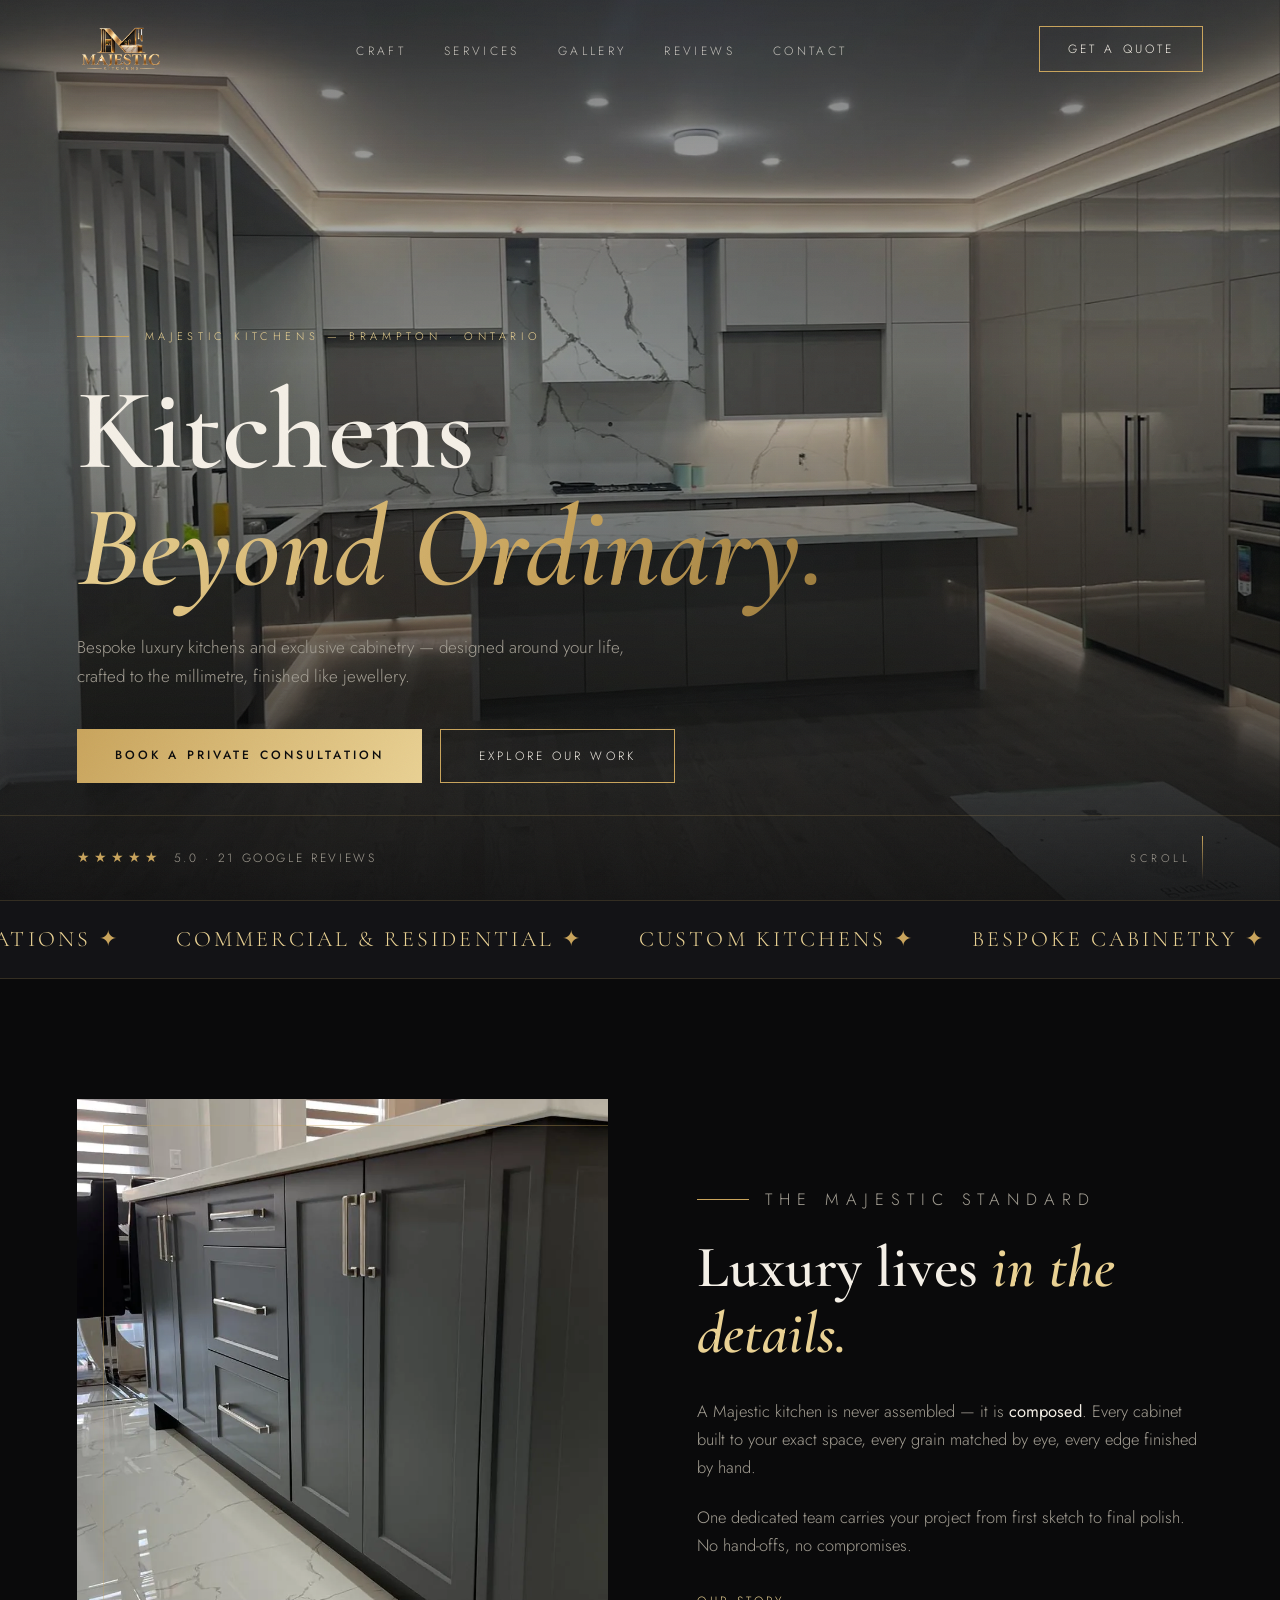
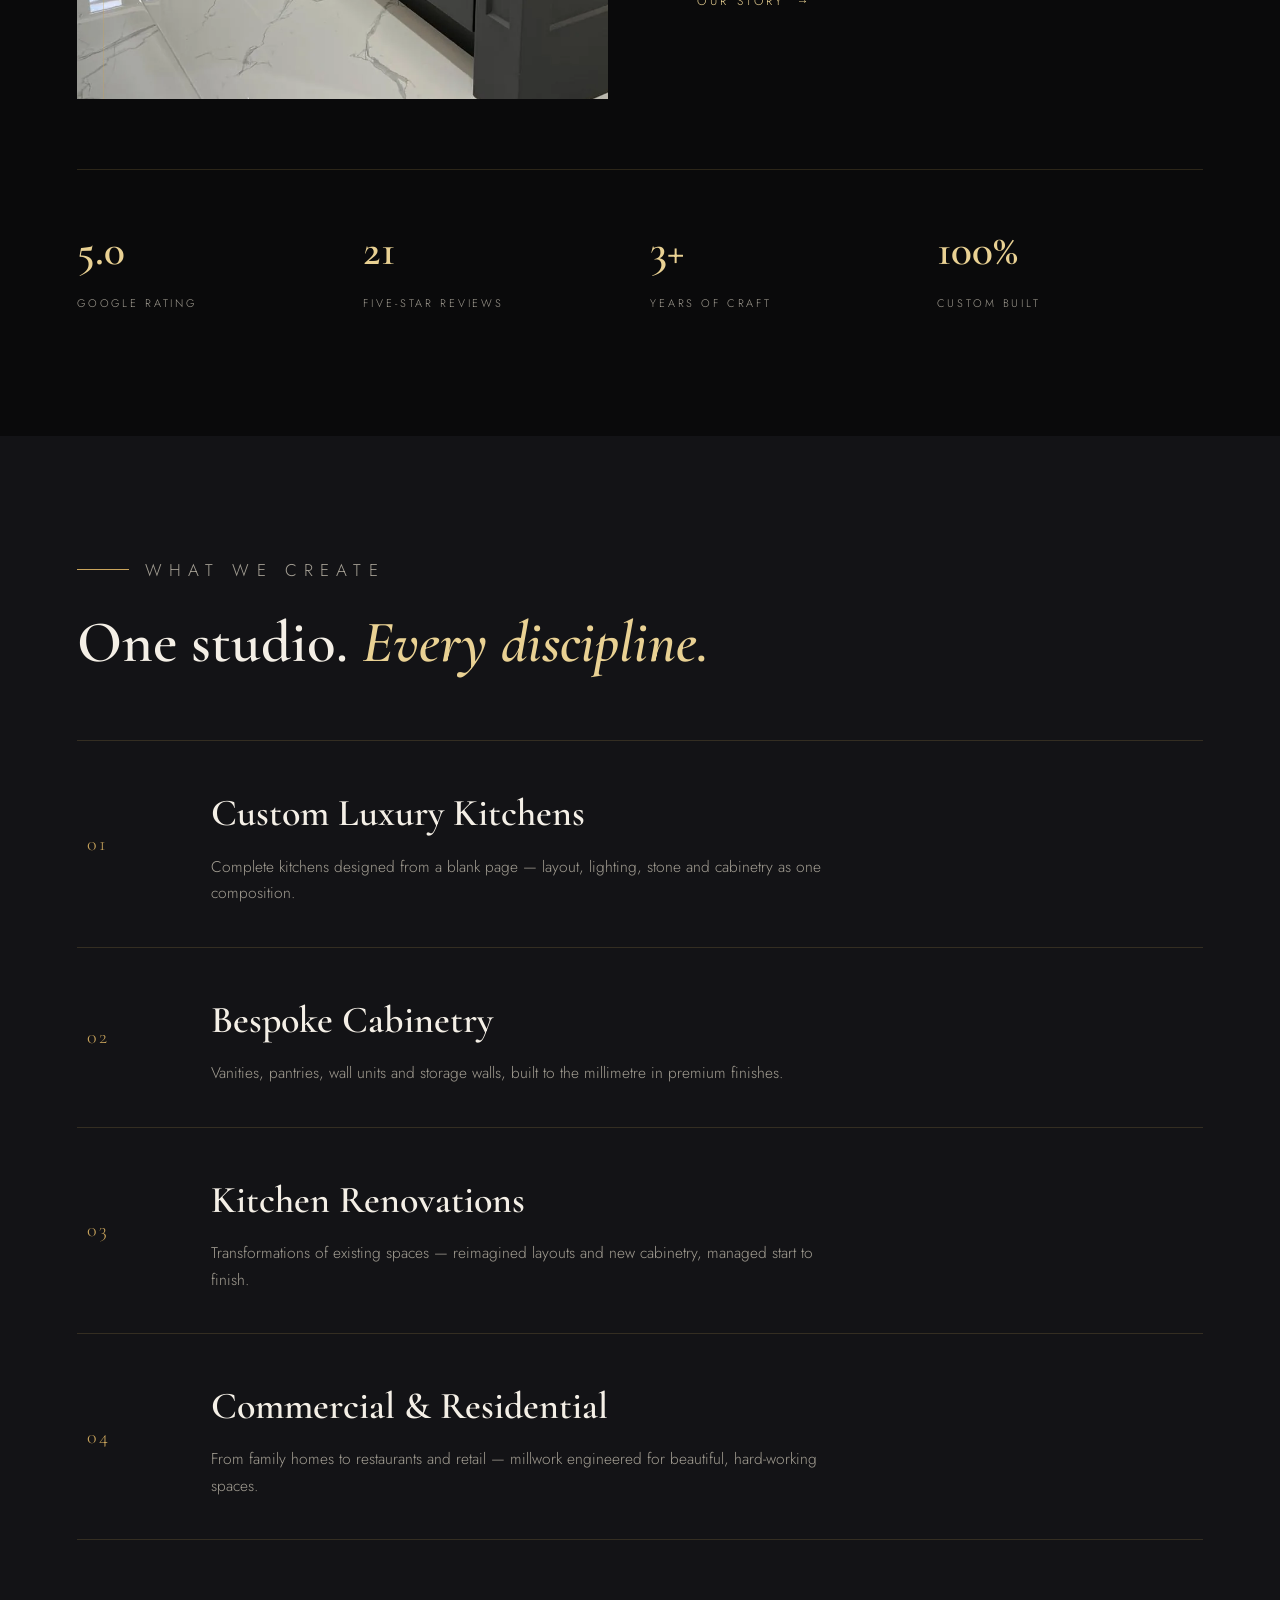
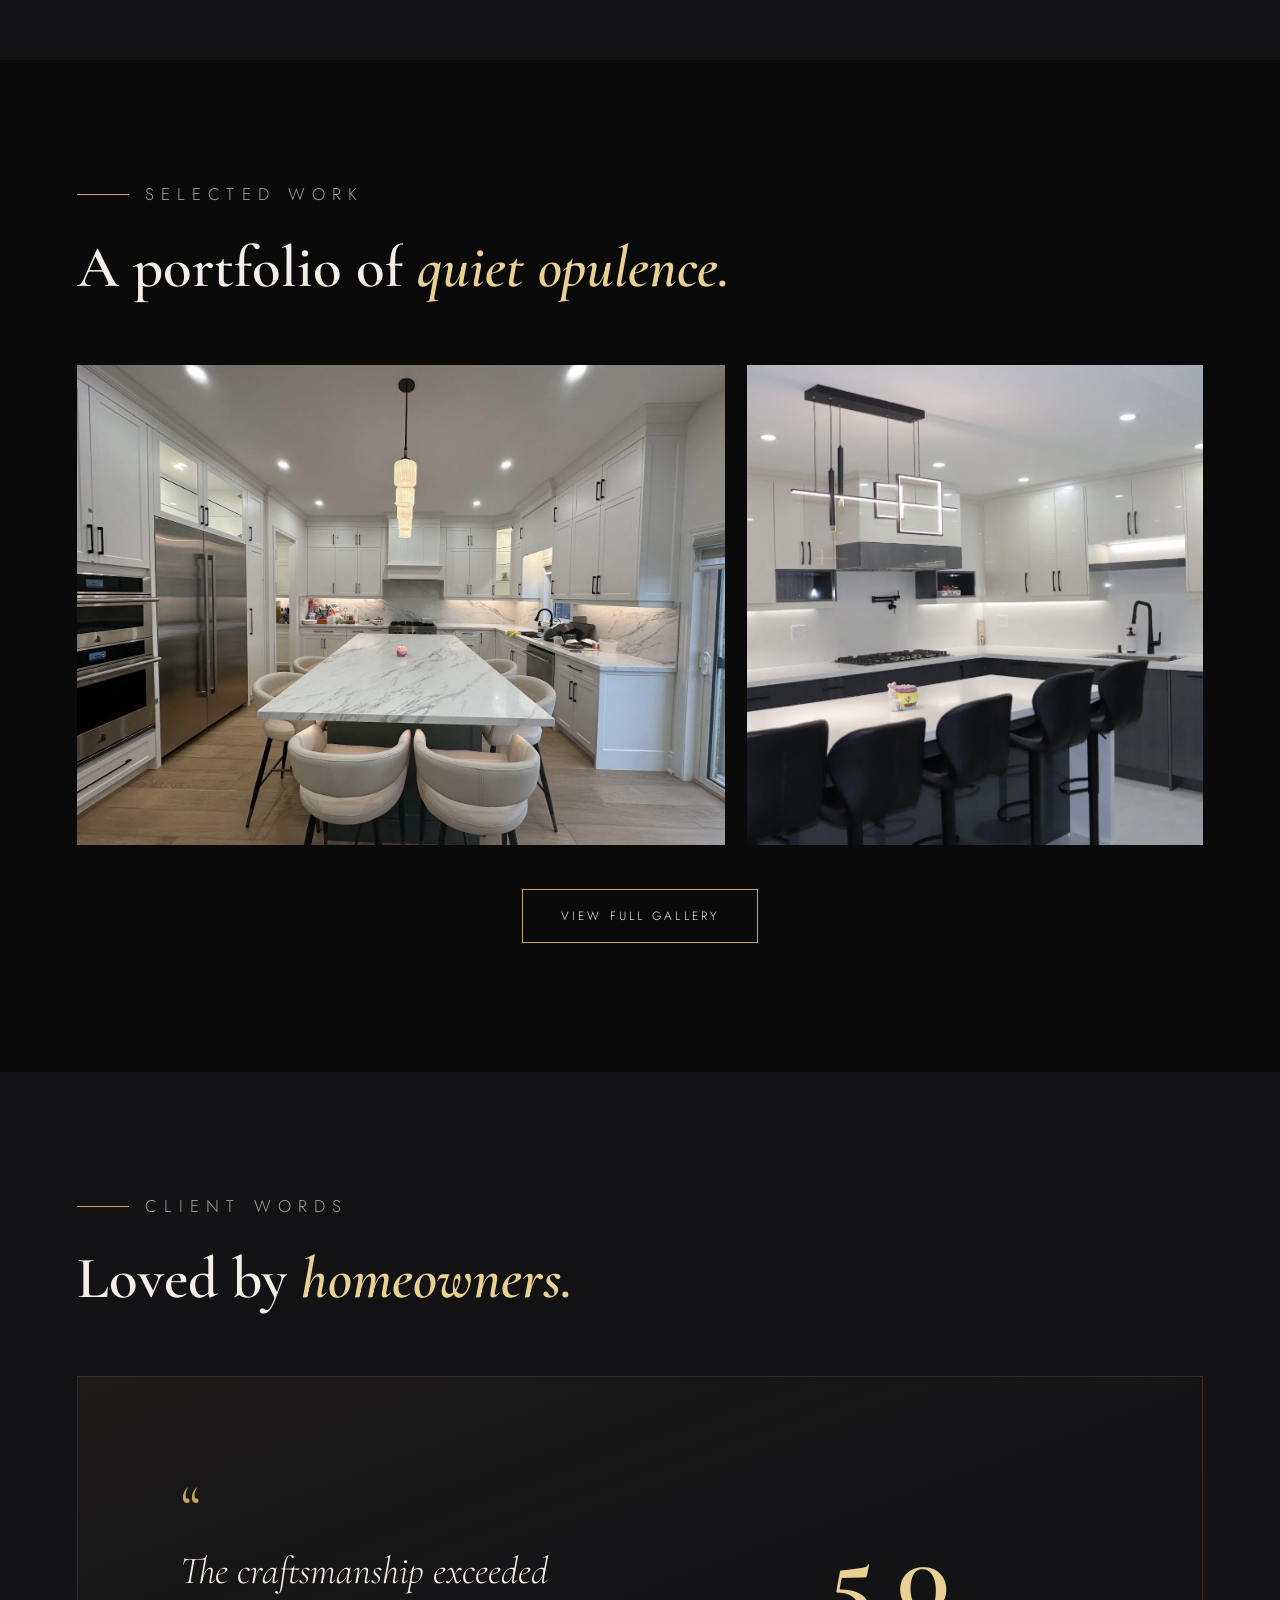
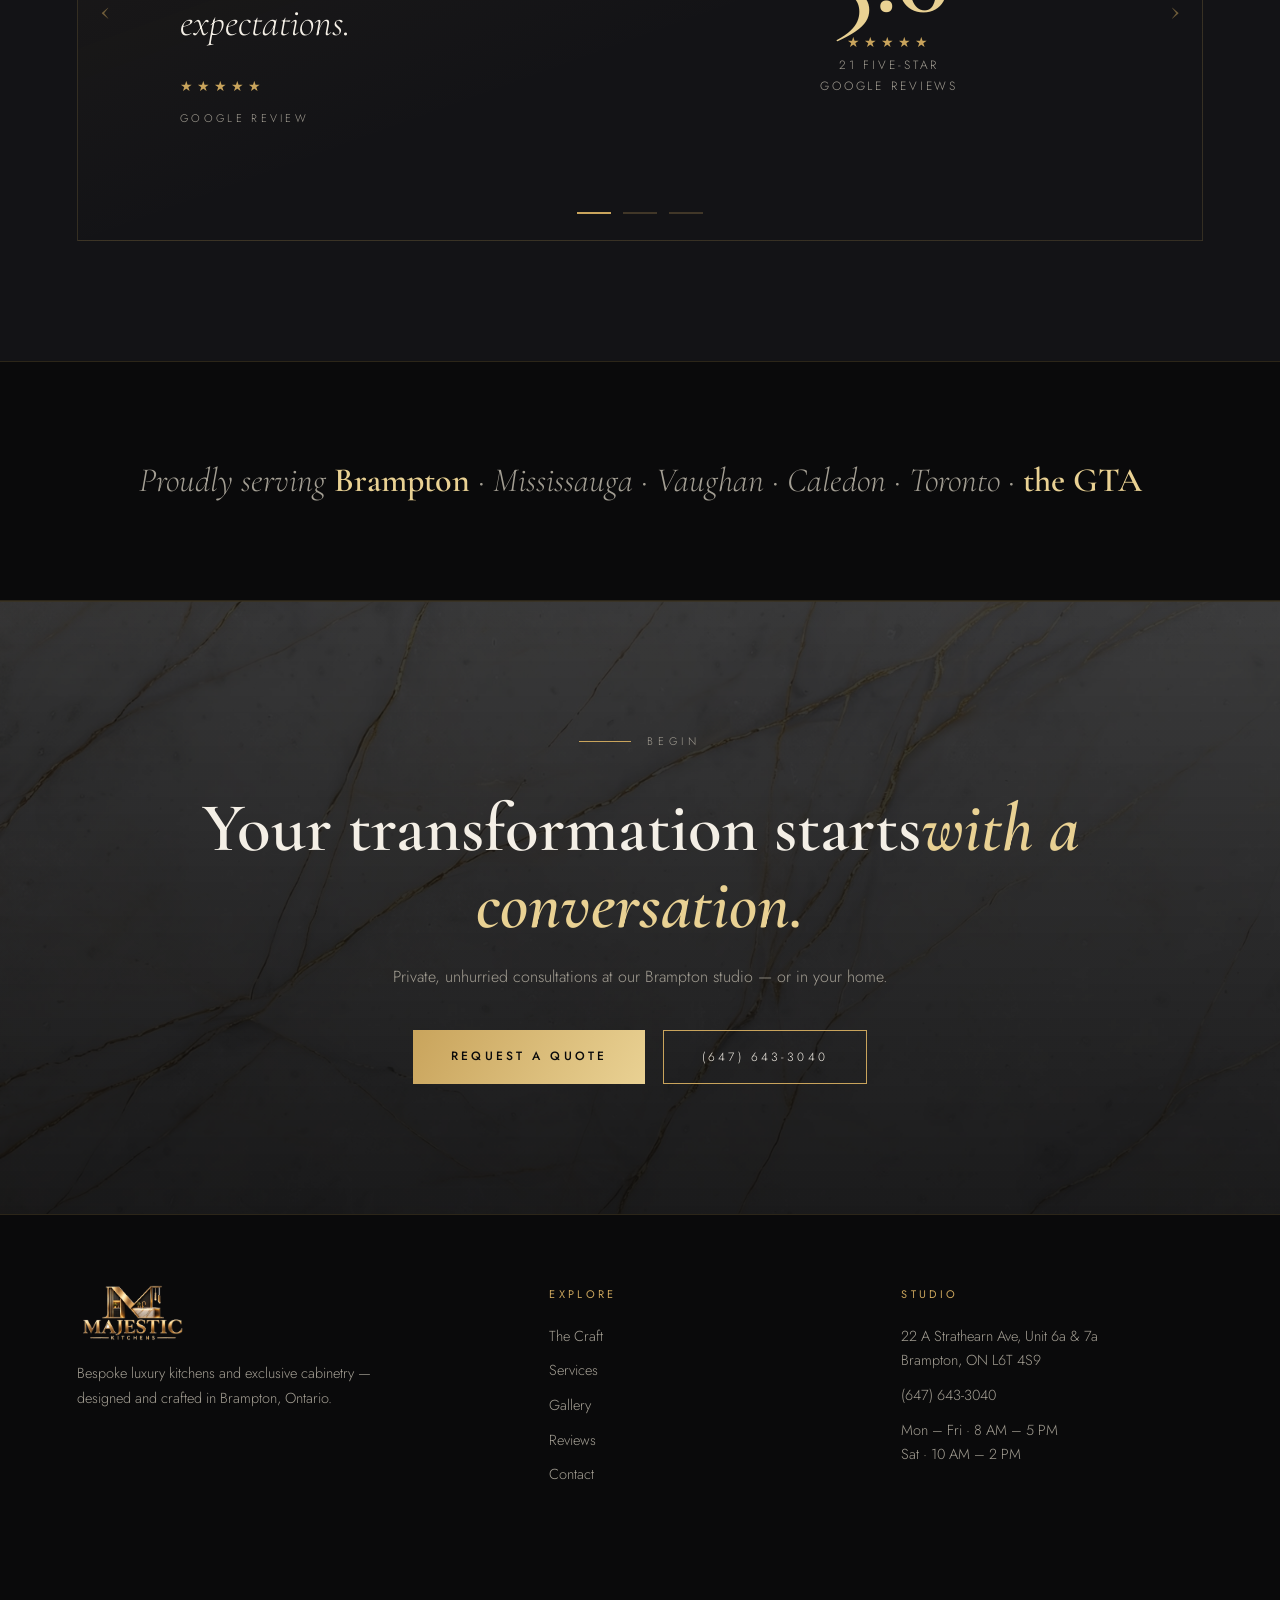
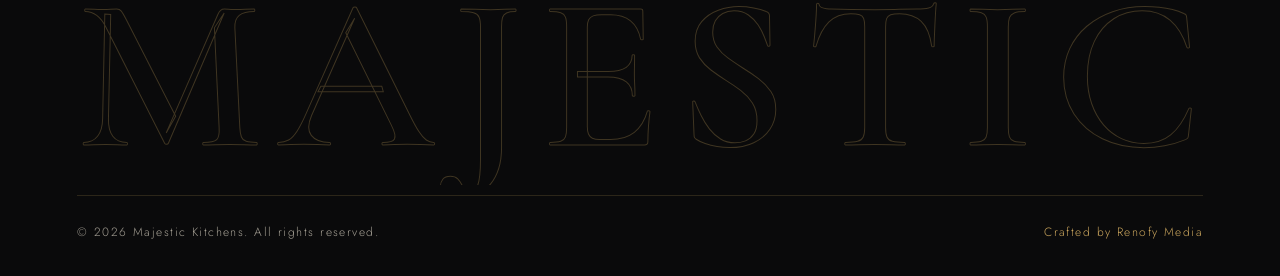
<file: index.html>
<!DOCTYPE html>
<html lang="en">
<head>
<meta charset="UTF-8">
<meta name="viewport" content="width=device-width, initial-scale=1.0">
<title>Majestic Kitchens | Luxury Custom Kitchens &amp; Cabinetry in Brampton &amp; the GTA</title>
<meta name="description" content="Majestic Kitchens designs and crafts bespoke luxury kitchens and exclusive cabinetry across Brampton, Mississauga and the GTA. 5.0-star rated. Book a private consultation.">
<meta property="og:title" content="Majestic Kitchens — Kitchens Beyond Ordinary">
<meta property="og:description" content="Bespoke luxury kitchens & exclusive cabinetry. Brampton · Mississauga · GTA. 5.0 stars on Google.">
<meta property="og:type" content="website">
<link rel="preconnect" href="https://fonts.googleapis.com">
<link rel="preconnect" href="https://fonts.gstatic.com" crossorigin>
<link href="https://fonts.googleapis.com/css2?family=Cormorant+Garamond:ital,wght@0,500;0,600;0,700;1,500;1,600&family=Jost:wght@300;400;500&display=swap" rel="stylesheet">
<link rel="icon" href="assets/img/logo.png?v=2">
<link rel="stylesheet" href="assets/css/style.css">
</head>
<body>
<div class="grain"></div>
<div id="cursor"></div>
<div id="wipe"><span class="wline"></span><img src="assets/img/logo.png?v=2" alt=""></div>
<div id="loader"><img src="assets/img/logo.png?v=2" alt="Majestic Kitchens"><div class="bar"><span></span></div></div>

<nav id="nav">
  <div class="wrap nav-inner">
    <a class="brand" href="index.html" aria-label="Majestic Kitchens home"><img src="assets/img/logo.png?v=2" alt="Majestic Kitchens logo"></a>
    <ul class="nav-links">
      <li><a href="about.html">Craft</a></li>
      <li><a href="services.html">Services</a></li>
      <li><a href="gallery.html">Gallery</a></li>
      <li><a href="index.html#reviews">Reviews</a></li>
      <li><a href="contact.html">Contact</a></li>
    </ul>
    <a href="contact.html" class="btn nav-cta">Get a Quote</a>
    <button id="burger" aria-label="Open menu"><span></span><span></span><span></span></button>
  </div>
</nav>
<div id="mobileMenu">
  <a href="index.html">Home</a><a href="about.html">Craft</a><a href="services.html">Services</a>
  <a href="gallery.html">Gallery</a><a href="index.html#reviews">Reviews</a><a href="contact.html">Contact</a>
</div>

<header class="hero">
  <div class="hero-bg" id="heroBg"></div>
  <div class="hero-veil"></div>
  <div class="wrap hero-content">
    <p class="eyebrow">Majestic Kitchens — Brampton · Ontario</p>
    <h1><span class="line"><span>Kitchens</span></span><span class="line"><span><em>Beyond Ordinary.</em></span></span></h1>
    <p class="lead">Bespoke luxury kitchens and exclusive cabinetry — designed around your life, crafted to the millimetre, finished like jewellery.</p>
    <div class="hero-ctas">
      <a href="contact.html" class="btn solid">Book a Private Consultation</a>
      <a href="gallery.html" class="btn">Explore Our Work</a>
    </div>
  </div>
  <div class="hero-foot"><div class="wrap">
    <div class="rating"><span class="stars">★★★★★</span><span>5.0 · 21 Google Reviews</span></div>
    <div class="scroll-hint">Scroll</div>
  </div></div>
</header>

<div class="marquee" aria-hidden="true">
  <div class="marquee-track">
    <span>Custom Kitchens <i>✦</i></span><span>Bespoke Cabinetry <i>✦</i></span><span>Luxury Renovations <i>✦</i></span><span>Commercial &amp; Residential <i>✦</i></span><span>Custom Kitchens <i>✦</i></span><span>Bespoke Cabinetry <i>✦</i></span><span>Luxury Renovations <i>✦</i></span><span>Commercial &amp; Residential <i>✦</i></span>
  </div>
</div>

<section>
  <div class="wrap">
    <div class="split">
      <div class="img-frame reveal"><img src="assets/img/real-craft.webp" alt="Majestic Kitchens cabinetry craftsmanship" loading="lazy"></div>
      <div>
        <p class="eyebrow reveal">The Majestic Standard</p>
        <div class="sec-head reveal" style="margin-bottom:30px">
          <h2>Luxury lives <em>in the details.</em></h2>
        </div>
        <p class="reveal">A Majestic kitchen is never assembled — it is <strong>composed</strong>. Every cabinet built to your exact space, every grain matched by eye, every edge finished by hand.</p>
        <p class="reveal d1">One dedicated team carries your project from first sketch to final polish. No hand-offs, no compromises.</p>
        <a class="link-more reveal d2" href="about.html">Our story</a>
      </div>
    </div>
    <div class="stats">
      <div class="stat reveal"><b><span class="count" data-to="5" data-dec="1">0</span></b><span class="lbl">Google rating</span></div>
      <div class="stat reveal d1"><b><span class="count" data-to="21">0</span></b><span class="lbl">Five-star reviews</span></div>
      <div class="stat reveal d2"><b><span class="count" data-to="3">0</span>+</b><span class="lbl">Years of craft</span></div>
      <div class="stat reveal d3"><b>100%</b><span class="lbl">Custom built</span></div>
    </div>
  </div>
</section>

<section style="background:var(--coal)">
  <div class="wrap">
    <div class="sec-head">
      <p class="eyebrow reveal">What we create</p>
      <h2 class="reveal">One studio. <em>Every discipline.</em></h2>
    </div>
    <div class="reveal">
      <a class="svc-row" href="services.html" data-img="assets/img/real-svc-design.webp" href="services.html"><div class="svc-num">01</div><div><h3>Custom Luxury Kitchens</h3><p>Complete kitchens designed from a blank page — layout, lighting, stone and cabinetry as one composition.</p></div><div class="svc-arrow">→</div></a>
      <a class="svc-row" href="services.html" data-img="assets/img/real-svc-cabinets.webp" href="services.html"><div class="svc-num">02</div><div><h3>Bespoke Cabinetry</h3><p>Vanities, pantries, wall units and storage walls, built to the millimetre in premium finishes.</p></div><div class="svc-arrow">→</div></a>
      <a class="svc-row" href="services.html" data-img="assets/img/real-svc-reno.webp" href="services.html"><div class="svc-num">03</div><div><h3>Kitchen Renovations</h3><p>Transformations of existing spaces — reimagined layouts and new cabinetry, managed start to finish.</p></div><div class="svc-arrow">→</div></a>
      <a class="svc-row" href="services.html" data-img="assets/img/real-svc-counters.webp" href="services.html"><div class="svc-num">04</div><div><h3>Commercial &amp; Residential</h3><p>From family homes to restaurants and retail — millwork engineered for beautiful, hard-working spaces.</p></div><div class="svc-arrow">→</div></a>
    </div>
  </div>
</section>

<section>
  <div class="wrap">
    <div class="sec-head">
      <p class="eyebrow reveal">Selected work</p>
      <h2 class="reveal">A portfolio of <em>quiet opulence.</em></h2>
    </div>
    <div class="g-grid">
      <figure class="g-item g1 reveal"><img src="assets/img/real-g1.webp" alt="White shaker kitchen with marble island by Majestic Kitchens" loading="lazy"><figcaption><small>Shaker Classic</small>White shaker · marble island</figcaption></figure>
      <figure class="g-item g2 reveal d1"><img src="assets/img/real-g2.webp" alt="Two-tone kitchen with waterfall island by Majestic Kitchens" loading="lazy"><figcaption><small>Two-Tone</small>Waterfall island · black stools</figcaption></figure>
    </div>
    <div class="center reveal" style="margin-top:44px"><a href="gallery.html" class="btn">View Full Gallery</a></div>
  </div>
</section>

<section id="reviews" style="background:var(--coal)">
  <div class="wrap">
    <div class="sec-head">
      <p class="eyebrow reveal">Client words</p>
      <h2 class="reveal">Loved by <em>homeowners.</em></h2>
    </div>
    <div class="t-slider reveal" id="tSlider">
      <button class="t-arrow" id="tPrev" aria-label="Previous review">‹</button>
      <button class="t-arrow" id="tNext" aria-label="Next review">›</button>
      <div class="t-track">
        <div class="t-slide">
          <div><blockquote>The craftsmanship exceeded expectations.</blockquote><cite><span class="stars">★★★★★</span>Google Review</cite></div>
          <div class="t-side"><b>5.0</b><div class="stars">★★★★★</div><p style="color:var(--muted);font-size:12px;letter-spacing:.24em;text-transform:uppercase">21 five-star<br>Google reviews</p></div>
        </div>
        <div class="t-slide">
          <div><p class="t-brandline">From Brampton to the GTA, homeowners choose Majestic for truly <em>custom kitchens</em> — designed around the way they live, built to the millimetre.</p></div>
          <div class="t-side"><b>21</b><p style="color:var(--muted);font-size:12px;letter-spacing:.24em;text-transform:uppercase">Five-star reviews<br>and counting</p></div>
        </div>
        <div class="t-slide">
          <div><blockquote>Your kitchen could be next.</blockquote><cite>Private consultations · Brampton studio</cite></div>
          <div class="t-side"><a href="contact.html" class="btn solid">Book a Consultation</a></div>
        </div>
      </div>
      <div class="t-dots"></div>
    </div>
  </div>
</section>

<div class="areas">
  <div class="wrap">
    <p class="reveal">Proudly serving <strong>Brampton</strong> · Mississauga · Vaughan · Caledon · Toronto · <strong>the GTA</strong></p>
  </div>
</div>

<div class="cta-banner">
  <div class="wrap">
    <p class="eyebrow reveal" style="justify-content:center">Begin</p>
    <h2 class="reveal">Your transformation starts<br><em>with a conversation.</em></h2>
    <p class="reveal d1">Private, unhurried consultations at our Brampton studio — or in your home.</p>
    <div class="hero-ctas reveal d2">
      <a href="contact.html" class="btn solid">Request a Quote</a>
      <a href="tel:+16476433040" class="btn">(647) 643-3040</a>
    </div>
  </div>
</div>

<footer>
  <div class="wrap">
    <div class="f-grid">
      <div>
        <img src="assets/img/logo.png?v=2" alt="Majestic Kitchens logo">
        <p>Bespoke luxury kitchens and exclusive cabinetry — designed and crafted in Brampton, Ontario.</p>
      </div>
      <div>
        <h4>Explore</h4>
        <ul>
          <li><a href="about.html">The Craft</a></li>
          <li><a href="services.html">Services</a></li>
          <li><a href="gallery.html">Gallery</a></li>
          <li><a href="index.html#reviews">Reviews</a></li>
          <li><a href="contact.html">Contact</a></li>
        </ul>
      </div>
      <div>
        <h4>Studio</h4>
        <ul>
          <li>22 A Strathearn Ave, Unit 6a &amp; 7a<br>Brampton, ON L6T 4S9</li>
          <li><a href="tel:+16476433040">(647) 643-3040</a></li>
          <li>Mon – Fri · 8 AM – 5 PM<br>Sat · 10 AM – 2 PM</li>
        </ul>
      </div>
    </div>
    <div class="f-bottom">
      <span>© <span id="yr">2026</span> Majestic Kitchens. All rights reserved.</span>
      <span class="credit">Crafted by Renofy Media</span>
    </div>
  </div>
</footer>
<script src="assets/js/main.js"></script>
</body>
</html>
</file>
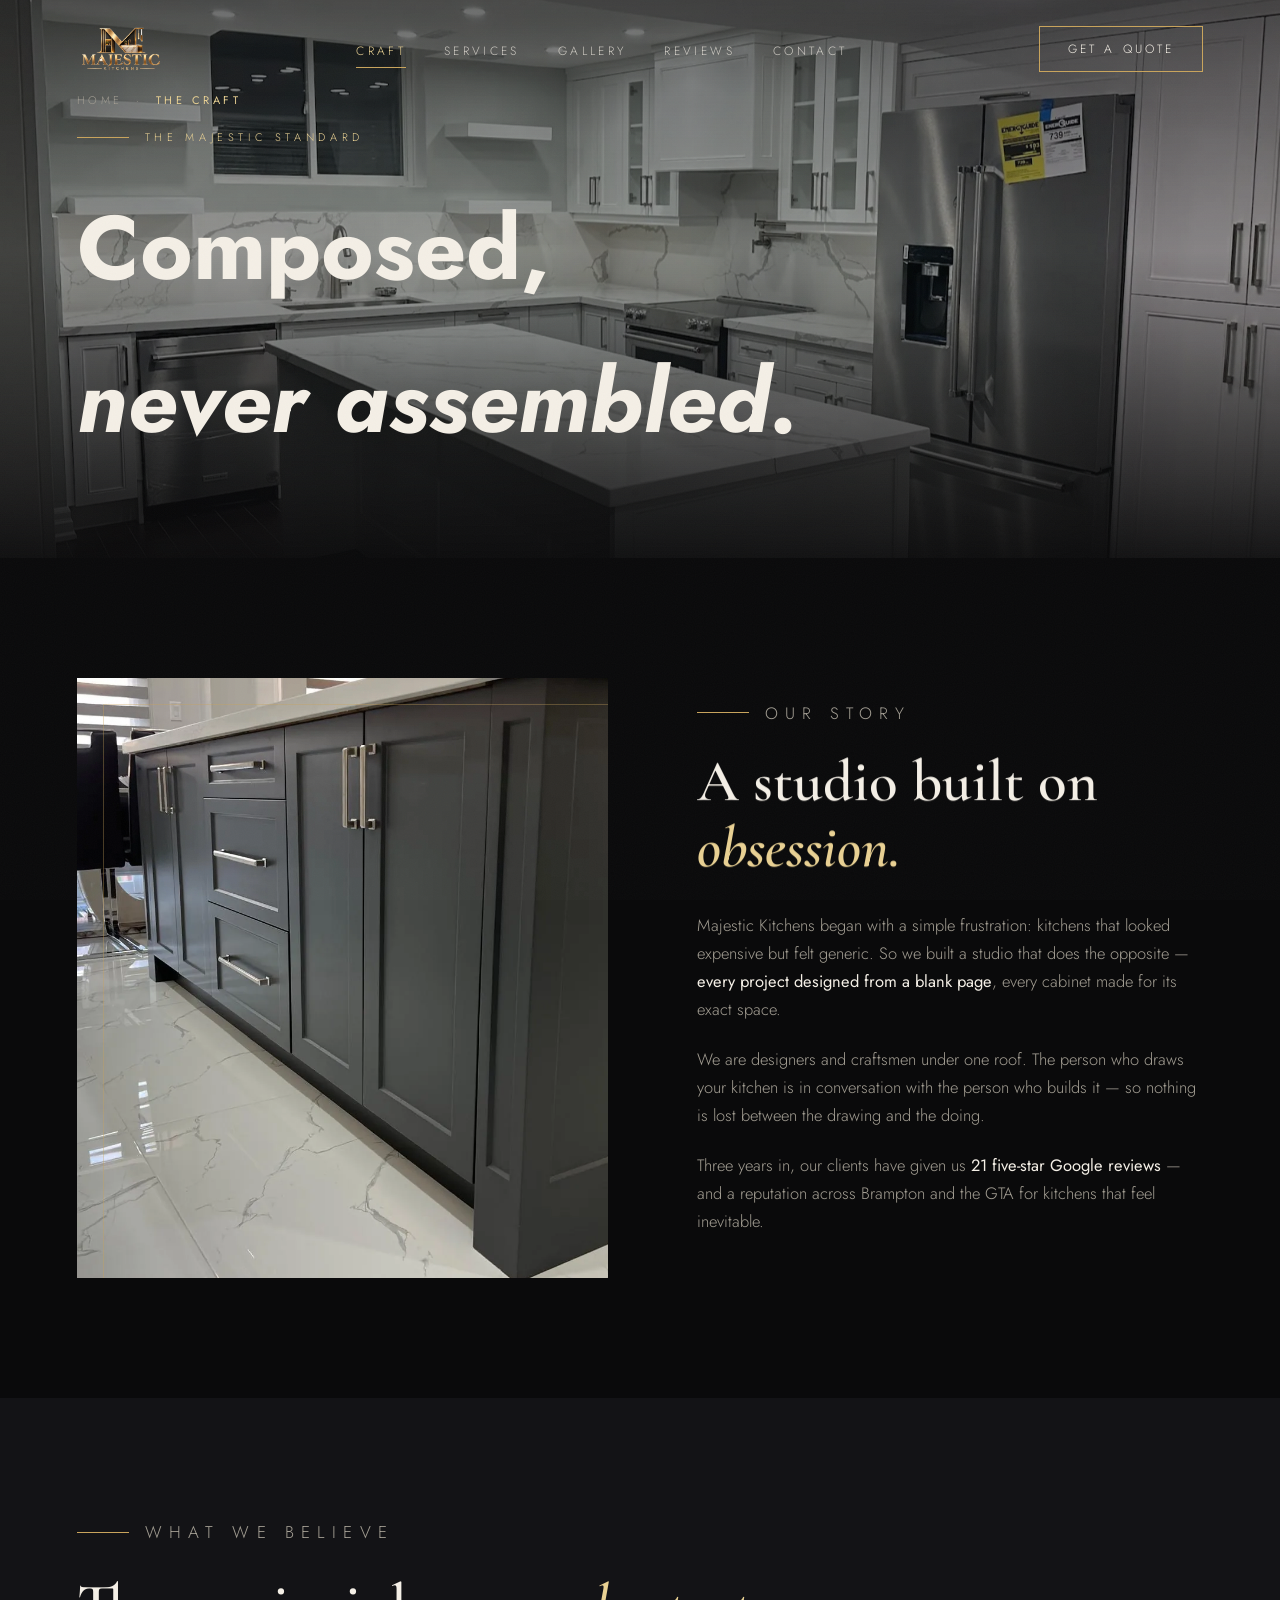
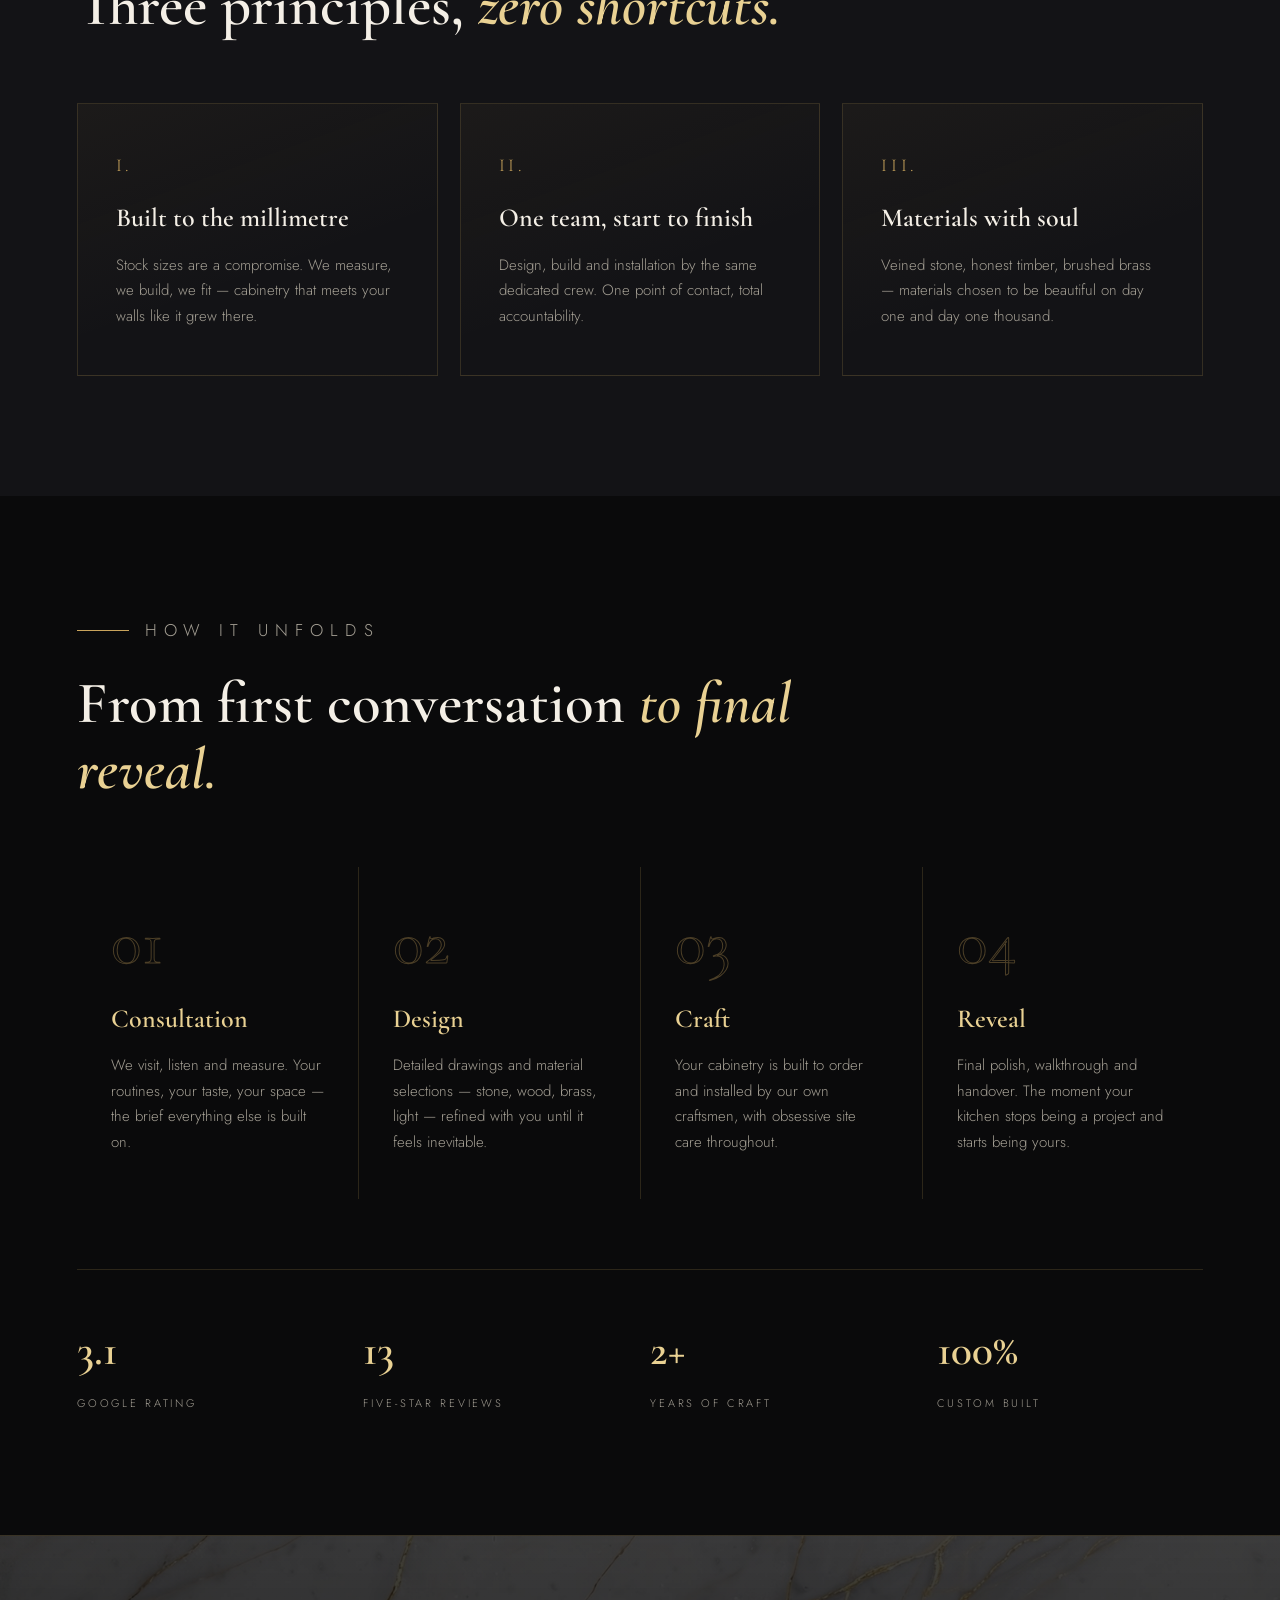
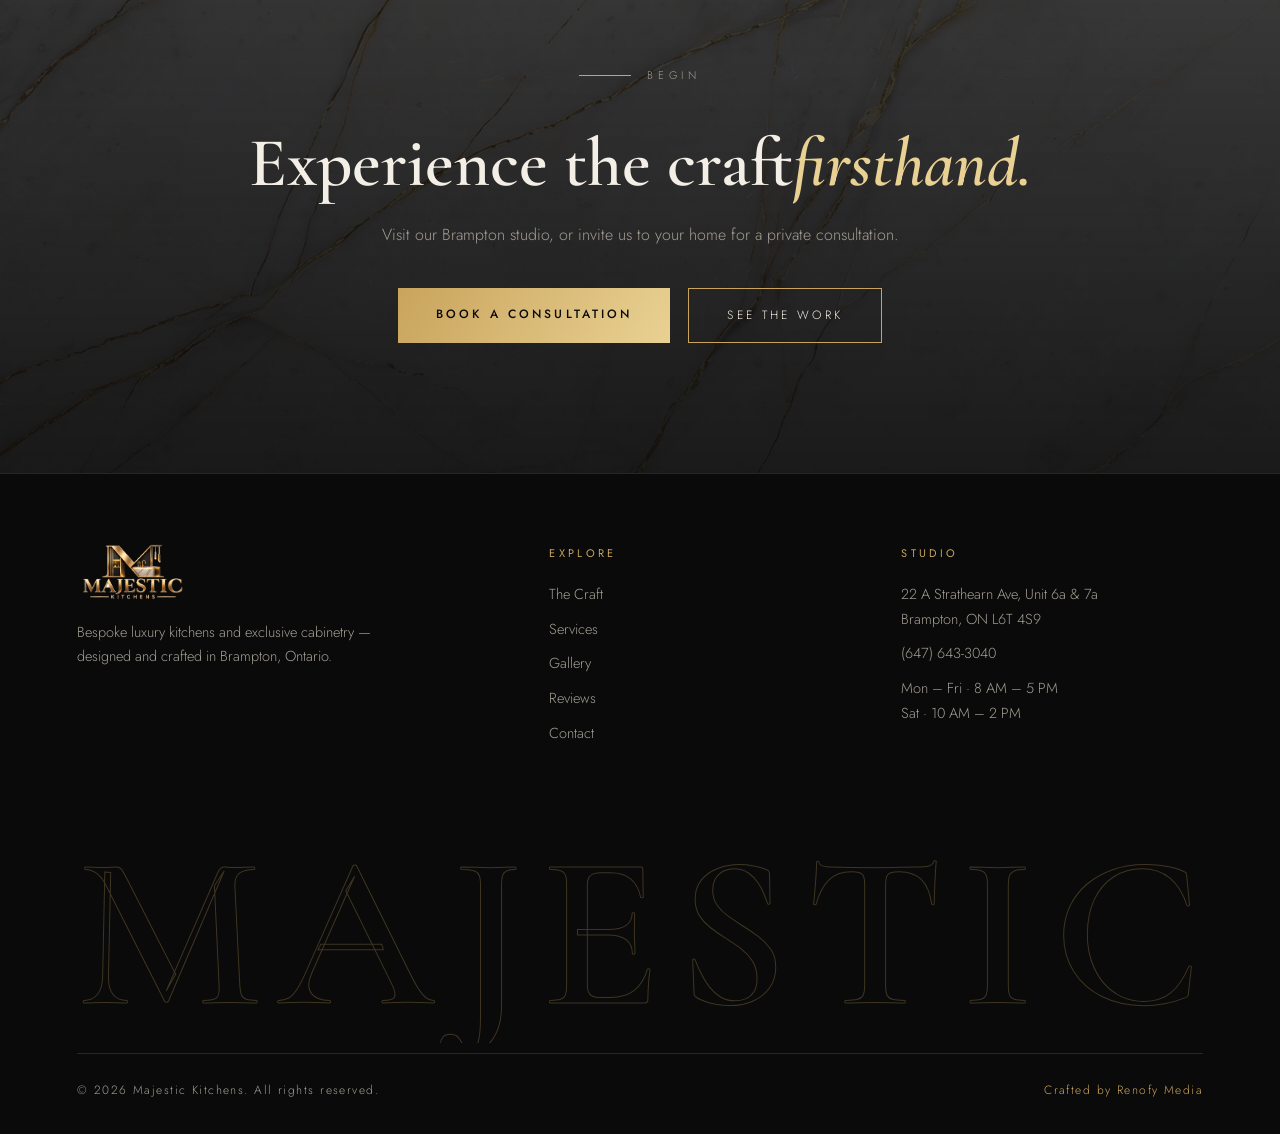
<file: about.html>
<!DOCTYPE html>
<html lang="en">
<head>
<meta charset="UTF-8">
<meta name="viewport" content="width=device-width, initial-scale=1.0">
<title>The Craft | Majestic Kitchens — Brampton &amp; the GTA</title>
<meta name="description" content="The Majestic standard: bespoke luxury kitchens composed — never assembled. One dedicated team from sketch to final polish. Brampton, Ontario.">
<link rel="preconnect" href="https://fonts.googleapis.com">
<link rel="preconnect" href="https://fonts.gstatic.com" crossorigin>
<link href="https://fonts.googleapis.com/css2?family=Cormorant+Garamond:ital,wght@0,500;0,600;0,700;1,500;1,600&family=Jost:wght@300;400;500&display=swap" rel="stylesheet">
<link rel="icon" href="assets/img/logo.png?v=2">
<link rel="stylesheet" href="assets/css/style.css">
</head>
<body>
<div class="grain"></div>
<div id="cursor"></div>
<div id="wipe"><span class="wline"></span><img src="assets/img/logo.png?v=2" alt=""></div>
<div id="loader"><img src="assets/img/logo.png?v=2" alt="Majestic Kitchens"><div class="bar"><span></span></div></div>

<nav id="nav">
  <div class="wrap nav-inner">
    <a class="brand" href="index.html" aria-label="Majestic Kitchens home"><img src="assets/img/logo.png?v=2" alt="Majestic Kitchens logo"></a>
    <ul class="nav-links">
      <li><a href="about.html">Craft</a></li>
      <li><a href="services.html">Services</a></li>
      <li><a href="gallery.html">Gallery</a></li>
      <li><a href="index.html#reviews">Reviews</a></li>
      <li><a href="contact.html">Contact</a></li>
    </ul>
    <a href="contact.html" class="btn nav-cta">Get a Quote</a>
    <button id="burger" aria-label="Open menu"><span></span><span></span><span></span></button>
  </div>
</nav>
<div id="mobileMenu">
  <a href="index.html">Home</a><a href="about.html">Craft</a><a href="services.html">Services</a>
  <a href="gallery.html">Gallery</a><a href="index.html#reviews">Reviews</a><a href="contact.html">Contact</a>
</div>

<header class="page-hero">
  <div class="ph-bg" style="background-image:url('assets/img/real-about.webp')"></div>
  <div class="hero-veil"></div>
  <div class="wrap hero-content">
    <p class="crumb"><a href="index.html">Home</a> &nbsp;·&nbsp; <b>The Craft</b></p>
    <p class="eyebrow">The Majestic Standard</p>
    <h1>Composed,<br><em>never assembled.</em></h1>
  </div>
</header>

<section>
  <div class="wrap">
    <div class="split">
      <div class="img-frame reveal"><img src="assets/img/real-craft.webp" alt="Majestic Kitchens cabinetry craftsmanship" loading="lazy"></div>
      <div>
        <p class="eyebrow reveal">Our story</p>
        <div class="sec-head reveal" style="margin-bottom:30px"><h2>A studio built on <em>obsession.</em></h2></div>
        <p class="reveal">Majestic Kitchens began with a simple frustration: kitchens that looked expensive but felt generic. So we built a studio that does the opposite — <strong>every project designed from a blank page</strong>, every cabinet made for its exact space.</p>
        <p class="reveal d1">We are designers and craftsmen under one roof. The person who draws your kitchen is in conversation with the person who builds it — so nothing is lost between the drawing and the doing.</p>
        <p class="reveal d2">Three years in, our clients have given us <strong>21 five-star Google reviews</strong> — and a reputation across Brampton and the GTA for kitchens that feel inevitable.</p>
      </div>
    </div>
  </div>
</section>

<section style="background:var(--coal)">
  <div class="wrap">
    <div class="sec-head">
      <p class="eyebrow reveal">What we believe</p>
      <h2 class="reveal">Three principles, <em>zero shortcuts.</em></h2>
    </div>
    <div class="val-grid">
      <div class="val reveal"><span class="vn">I.</span><h3>Built to the millimetre</h3><p>Stock sizes are a compromise. We measure, we build, we fit — cabinetry that meets your walls like it grew there.</p></div>
      <div class="val reveal d1"><span class="vn">II.</span><h3>One team, start to finish</h3><p>Design, build and installation by the same dedicated crew. One point of contact, total accountability.</p></div>
      <div class="val reveal d2"><span class="vn">III.</span><h3>Materials with soul</h3><p>Veined stone, honest timber, brushed brass — materials chosen to be beautiful on day one and day one thousand.</p></div>
    </div>
  </div>
</section>

<section>
  <div class="wrap">
    <div class="sec-head">
      <p class="eyebrow reveal">How it unfolds</p>
      <h2 class="reveal">From first conversation <em>to final reveal.</em></h2>
    </div>
    <div class="proc-grid">
      <div class="proc reveal"><span class="n">01</span><h3>Consultation</h3><p>We visit, listen and measure. Your routines, your taste, your space — the brief everything else is built on.</p></div>
      <div class="proc reveal d1"><span class="n">02</span><h3>Design</h3><p>Detailed drawings and material selections — stone, wood, brass, light — refined with you until it feels inevitable.</p></div>
      <div class="proc reveal d2"><span class="n">03</span><h3>Craft</h3><p>Your cabinetry is built to order and installed by our own craftsmen, with obsessive site care throughout.</p></div>
      <div class="proc reveal d3"><span class="n">04</span><h3>Reveal</h3><p>Final polish, walkthrough and handover. The moment your kitchen stops being a project and starts being yours.</p></div>
    </div>
    <div class="stats">
      <div class="stat reveal"><b><span class="count" data-to="5" data-dec="1">0</span></b><span class="lbl">Google rating</span></div>
      <div class="stat reveal d1"><b><span class="count" data-to="21">0</span></b><span class="lbl">Five-star reviews</span></div>
      <div class="stat reveal d2"><b><span class="count" data-to="3">0</span>+</b><span class="lbl">Years of craft</span></div>
      <div class="stat reveal d3"><b>100%</b><span class="lbl">Custom built</span></div>
    </div>
  </div>
</section>

<div class="cta-banner">
  <div class="wrap">
    <p class="eyebrow reveal" style="justify-content:center">Begin</p>
    <h2 class="reveal">Experience the craft<br><em>firsthand.</em></h2>
    <p class="reveal d1">Visit our Brampton studio, or invite us to your home for a private consultation.</p>
    <div class="hero-ctas reveal d2">
      <a href="contact.html" class="btn solid">Book a Consultation</a>
      <a href="gallery.html" class="btn">See the Work</a>
    </div>
  </div>
</div>

<footer>
  <div class="wrap">
    <div class="f-grid">
      <div>
        <img src="assets/img/logo.png?v=2" alt="Majestic Kitchens logo">
        <p>Bespoke luxury kitchens and exclusive cabinetry — designed and crafted in Brampton, Ontario.</p>
      </div>
      <div>
        <h4>Explore</h4>
        <ul>
          <li><a href="about.html">The Craft</a></li>
          <li><a href="services.html">Services</a></li>
          <li><a href="gallery.html">Gallery</a></li>
          <li><a href="index.html#reviews">Reviews</a></li>
          <li><a href="contact.html">Contact</a></li>
        </ul>
      </div>
      <div>
        <h4>Studio</h4>
        <ul>
          <li>22 A Strathearn Ave, Unit 6a &amp; 7a<br>Brampton, ON L6T 4S9</li>
          <li><a href="tel:+16476433040">(647) 643-3040</a></li>
          <li>Mon – Fri · 8 AM – 5 PM<br>Sat · 10 AM – 2 PM</li>
        </ul>
      </div>
    </div>
    <div class="f-bottom">
      <span>© <span id="yr">2026</span> Majestic Kitchens. All rights reserved.</span>
      <span class="credit">Crafted by Renofy Media</span>
    </div>
  </div>
</footer>
<script src="assets/js/main.js"></script>
</body>
</html>
</file>
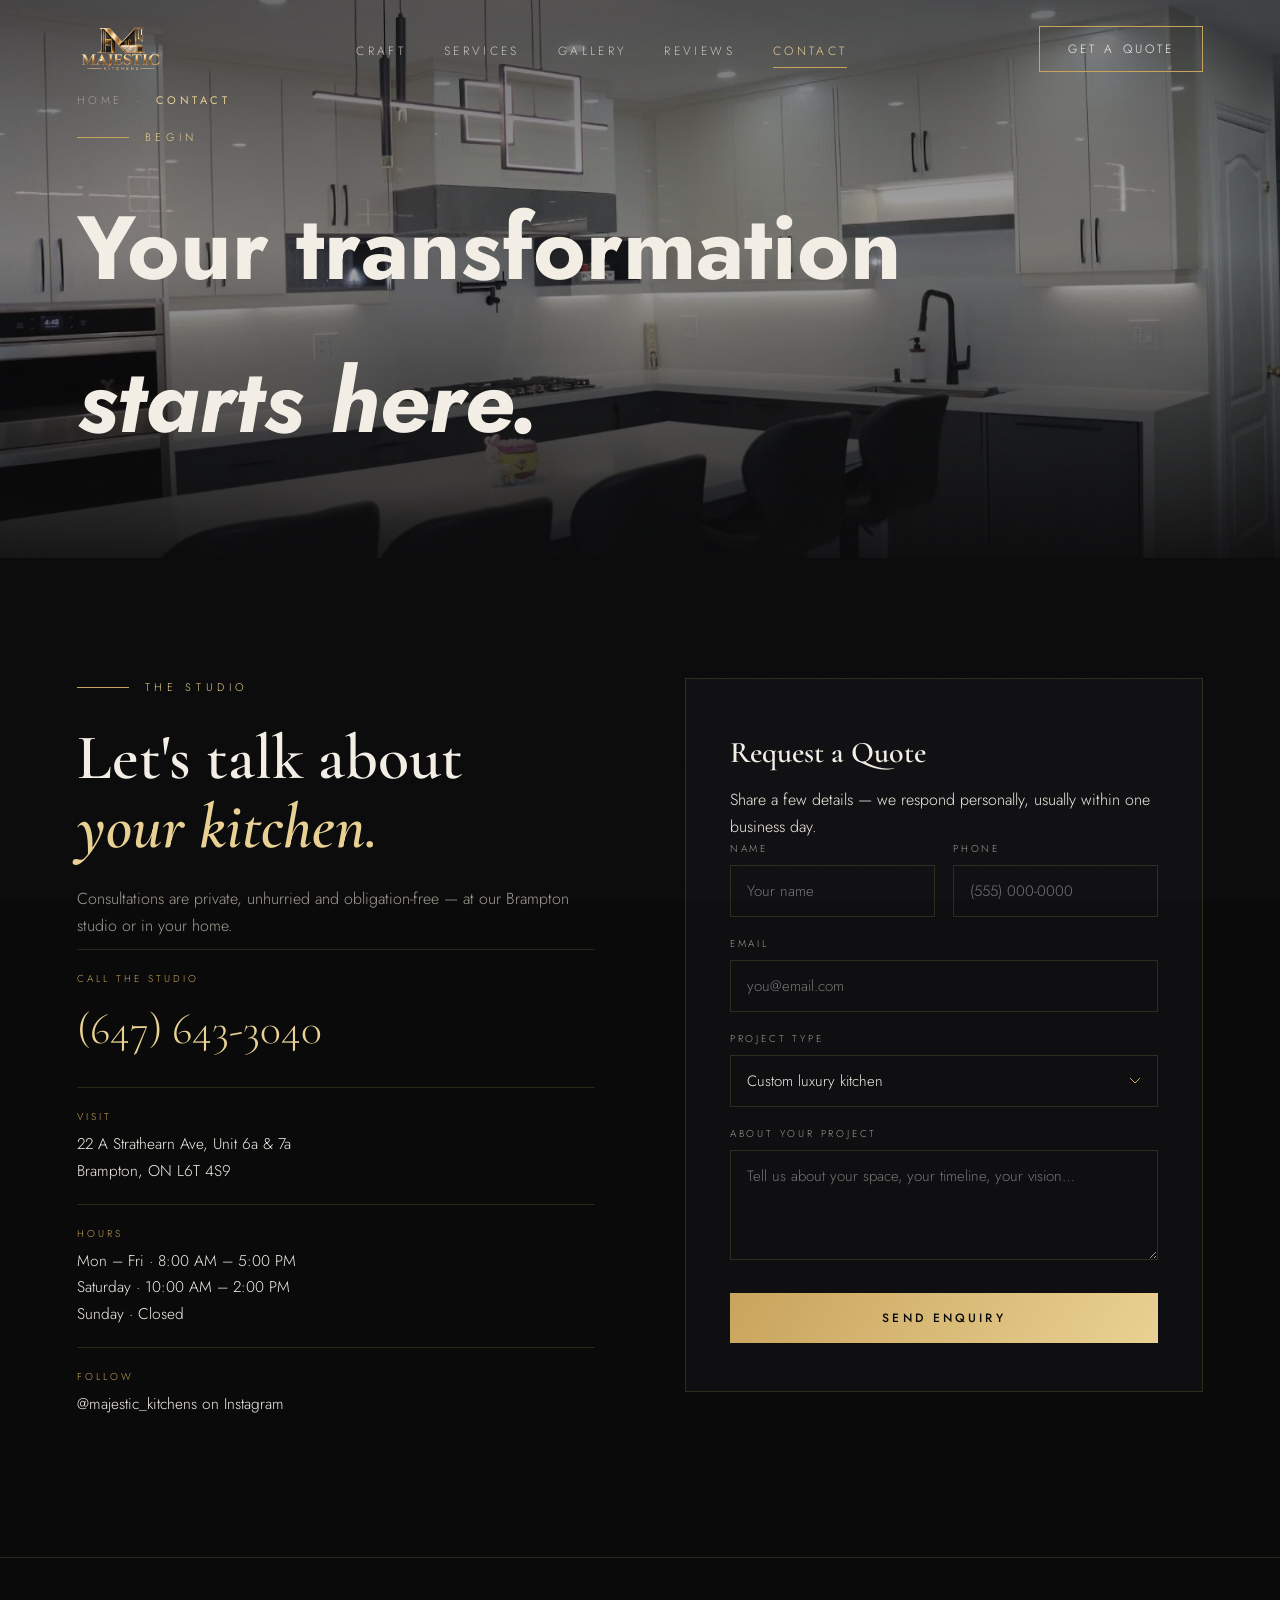
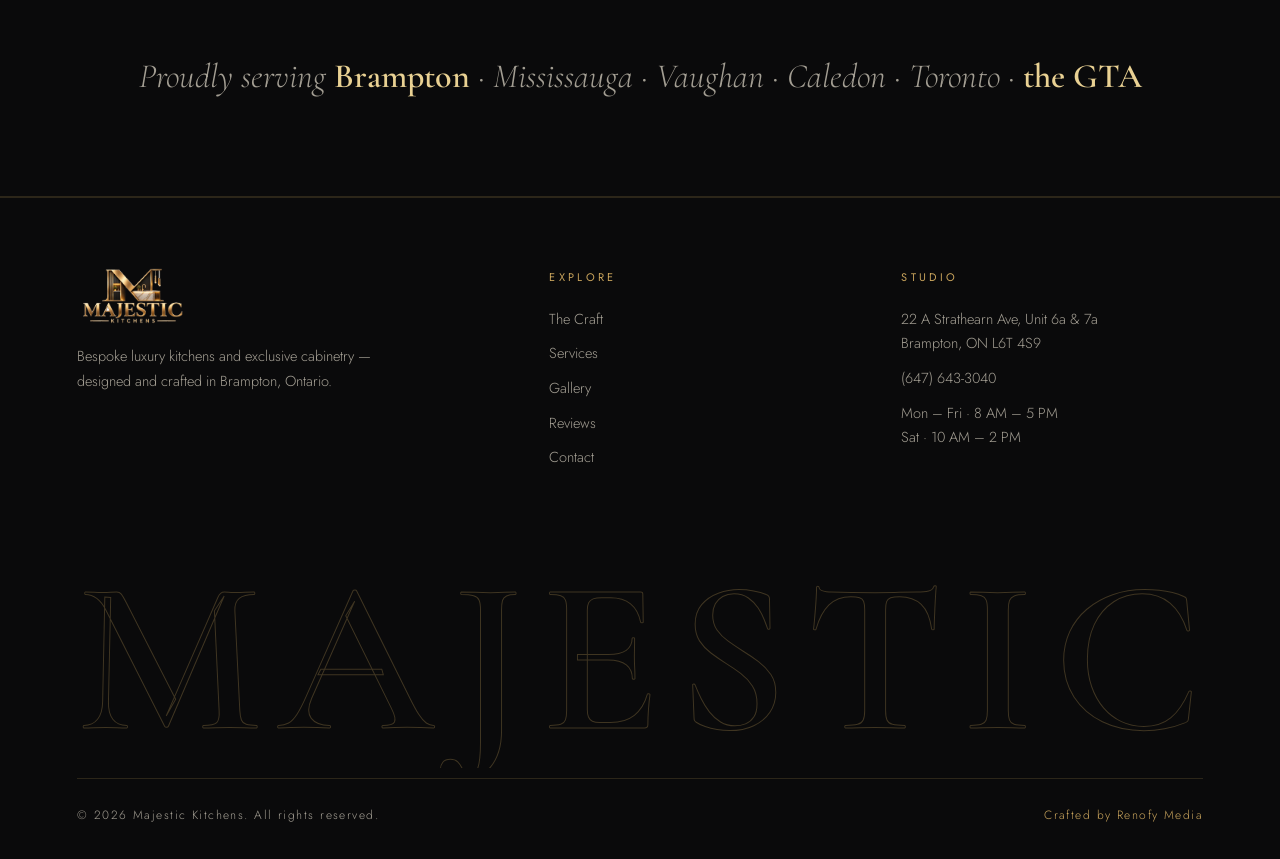
<file: contact.html>
<!DOCTYPE html>
<html lang="en">
<head>
<meta charset="UTF-8">
<meta name="viewport" content="width=device-width, initial-scale=1.0">
<title>Contact | Majestic Kitchens — Book a Private Consultation</title>
<meta name="description" content="Book a private consultation with Majestic Kitchens. Call (647) 643-3040 or request a quote online. Studio at 22 A Strathearn Ave, Brampton. Mon–Fri 8–5, Sat 10–2.">
<link rel="preconnect" href="https://fonts.googleapis.com">
<link rel="preconnect" href="https://fonts.gstatic.com" crossorigin>
<link href="https://fonts.googleapis.com/css2?family=Cormorant+Garamond:ital,wght@0,500;0,600;0,700;1,500;1,600&family=Jost:wght@300;400;500&display=swap" rel="stylesheet">
<link rel="icon" href="assets/img/logo.png?v=2">
<link rel="stylesheet" href="assets/css/style.css">
</head>
<body>
<div class="grain"></div>
<div id="cursor"></div>
<div id="wipe"><span class="wline"></span><img src="assets/img/logo.png?v=2" alt=""></div>
<div id="loader"><img src="assets/img/logo.png?v=2" alt="Majestic Kitchens"><div class="bar"><span></span></div></div>

<nav id="nav">
  <div class="wrap nav-inner">
    <a class="brand" href="index.html" aria-label="Majestic Kitchens home"><img src="assets/img/logo.png?v=2" alt="Majestic Kitchens logo"></a>
    <ul class="nav-links">
      <li><a href="about.html">Craft</a></li>
      <li><a href="services.html">Services</a></li>
      <li><a href="gallery.html">Gallery</a></li>
      <li><a href="index.html#reviews">Reviews</a></li>
      <li><a href="contact.html">Contact</a></li>
    </ul>
    <a href="contact.html" class="btn nav-cta">Get a Quote</a>
    <button id="burger" aria-label="Open menu"><span></span><span></span><span></span></button>
  </div>
</nav>
<div id="mobileMenu">
  <a href="index.html">Home</a><a href="about.html">Craft</a><a href="services.html">Services</a>
  <a href="gallery.html">Gallery</a><a href="index.html#reviews">Reviews</a><a href="contact.html">Contact</a>
</div>

<header class="page-hero">
  <div class="ph-bg" style="background-image:url('assets/img/real-g2.webp')"></div>
  <div class="hero-veil"></div>
  <div class="wrap hero-content">
    <p class="crumb"><a href="index.html">Home</a> &nbsp;·&nbsp; <b>Contact</b></p>
    <p class="eyebrow">Begin</p>
    <h1>Your transformation<br><em>starts here.</em></h1>
  </div>
</header>

<section>
  <div class="wrap">
    <div class="contact-grid">
      <div class="contact-info">
        <p class="eyebrow reveal">The studio</p>
        <h2 class="reveal">Let's talk about<br><em>your kitchen.</em></h2>
        <p class="reveal d1" style="color:var(--muted);margin-bottom:10px">Consultations are private, unhurried and obligation-free — at our Brampton studio or in your home.</p>
        <div class="reveal d1">
          <div class="c-line"><div><small>Call the studio</small><a class="big-phone" href="tel:+16476433040">(647) 643-3040</a></div></div>
          <div class="c-line"><div><small>Visit</small>22 A Strathearn Ave, Unit 6a &amp; 7a<br>Brampton, ON L6T 4S9</div></div>
          <div class="c-line"><div><small>Hours</small>Mon – Fri · 8:00 AM – 5:00 PM<br>Saturday · 10:00 AM – 2:00 PM<br>Sunday · Closed</div></div>
          <div class="c-line"><div><small>Follow</small><a href="https://www.instagram.com/majestic_kitchens" target="_blank" rel="noopener">@majestic_kitchens on Instagram</a></div></div>
        </div>
      </div>
      <form id="quoteForm" class="reveal d1" novalidate>
        <div id="formFields">
          <h3>Request a Quote</h3>
          <p>Share a few details — we respond personally, usually within one business day.</p>
          <div class="f-row">
            <div class="f-group"><label for="fName">Name</label><input id="fName" name="name" type="text" placeholder="Your name" required></div>
            <div class="f-group"><label for="fPhone">Phone</label><input id="fPhone" name="phone" type="tel" placeholder="(555) 000-0000" required></div>
          </div>
          <div class="f-group"><label for="fEmail">Email</label><input id="fEmail" name="email" type="email" placeholder="you@email.com"></div>
          <div class="f-group"><label for="fType">Project type</label>
            <select id="fType" name="type">
              <option>Custom luxury kitchen</option>
              <option>Bespoke cabinetry</option>
              <option>Kitchen renovation</option>
              <option>Commercial project</option>
              <option>Something else</option>
            </select>
          </div>
          <div class="f-group"><label for="fMsg">About your project</label><textarea id="fMsg" name="message" placeholder="Tell us about your space, your timeline, your vision…"></textarea></div>
          <button class="btn solid" type="submit">Send Enquiry</button>
        </div>
        <div id="formThanks">
          <div class="check">✓</div>
          <h3>Thank you.</h3>
          <p>Your enquiry has been received.<br>We will be in touch shortly.</p>
        </div>
      </form>
    </div>
  </div>
</section>

<div class="areas">
  <div class="wrap">
    <p class="reveal">Proudly serving <strong>Brampton</strong> · Mississauga · Vaughan · Caledon · Toronto · <strong>the GTA</strong></p>
  </div>
</div>

<footer>
  <div class="wrap">
    <div class="f-grid">
      <div>
        <img src="assets/img/logo.png?v=2" alt="Majestic Kitchens logo">
        <p>Bespoke luxury kitchens and exclusive cabinetry — designed and crafted in Brampton, Ontario.</p>
      </div>
      <div>
        <h4>Explore</h4>
        <ul>
          <li><a href="about.html">The Craft</a></li>
          <li><a href="services.html">Services</a></li>
          <li><a href="gallery.html">Gallery</a></li>
          <li><a href="index.html#reviews">Reviews</a></li>
          <li><a href="contact.html">Contact</a></li>
        </ul>
      </div>
      <div>
        <h4>Studio</h4>
        <ul>
          <li>22 A Strathearn Ave, Unit 6a &amp; 7a<br>Brampton, ON L6T 4S9</li>
          <li><a href="tel:+16476433040">(647) 643-3040</a></li>
          <li>Mon – Fri · 8 AM – 5 PM<br>Sat · 10 AM – 2 PM</li>
        </ul>
      </div>
    </div>
    <div class="f-bottom">
      <span>© <span id="yr">2026</span> Majestic Kitchens. All rights reserved.</span>
      <span class="credit">Crafted by Renofy Media</span>
    </div>
  </div>
</footer>
<script src="assets/js/main.js"></script>
</body>
</html>
</file>
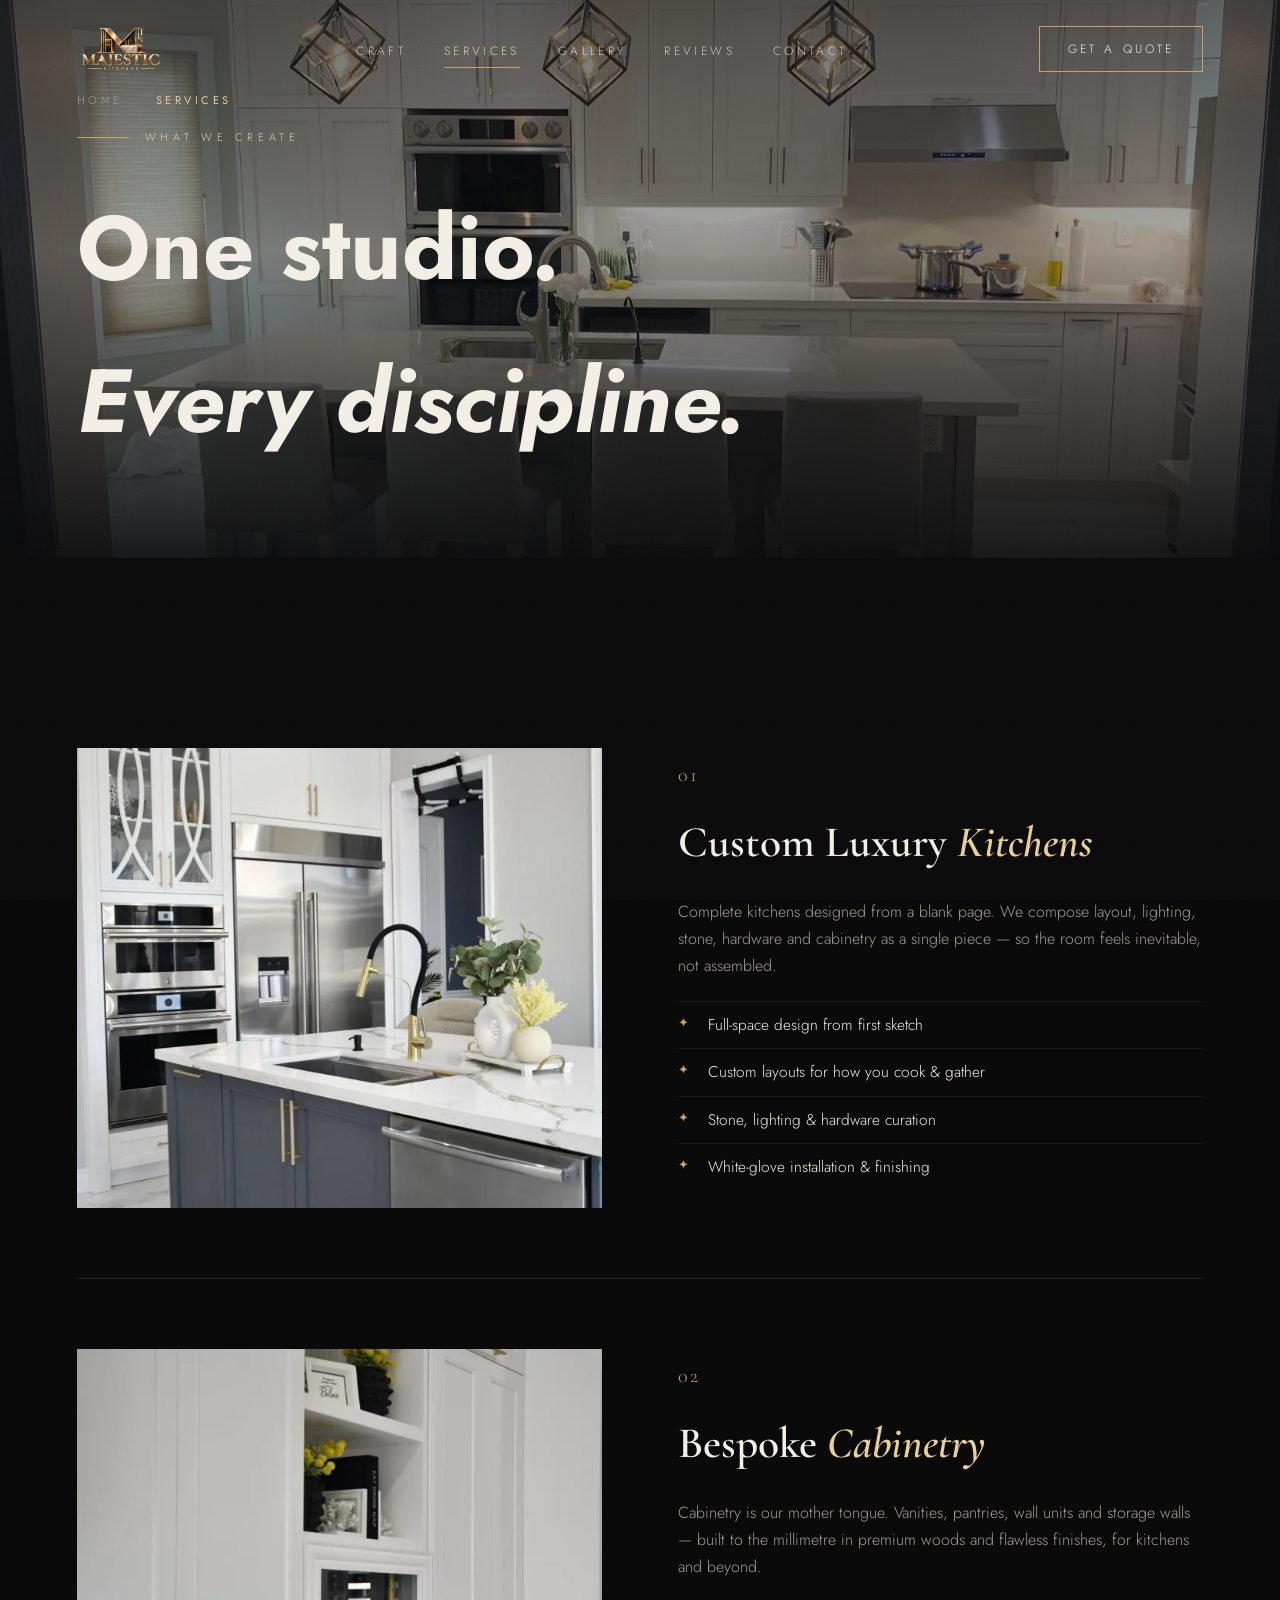
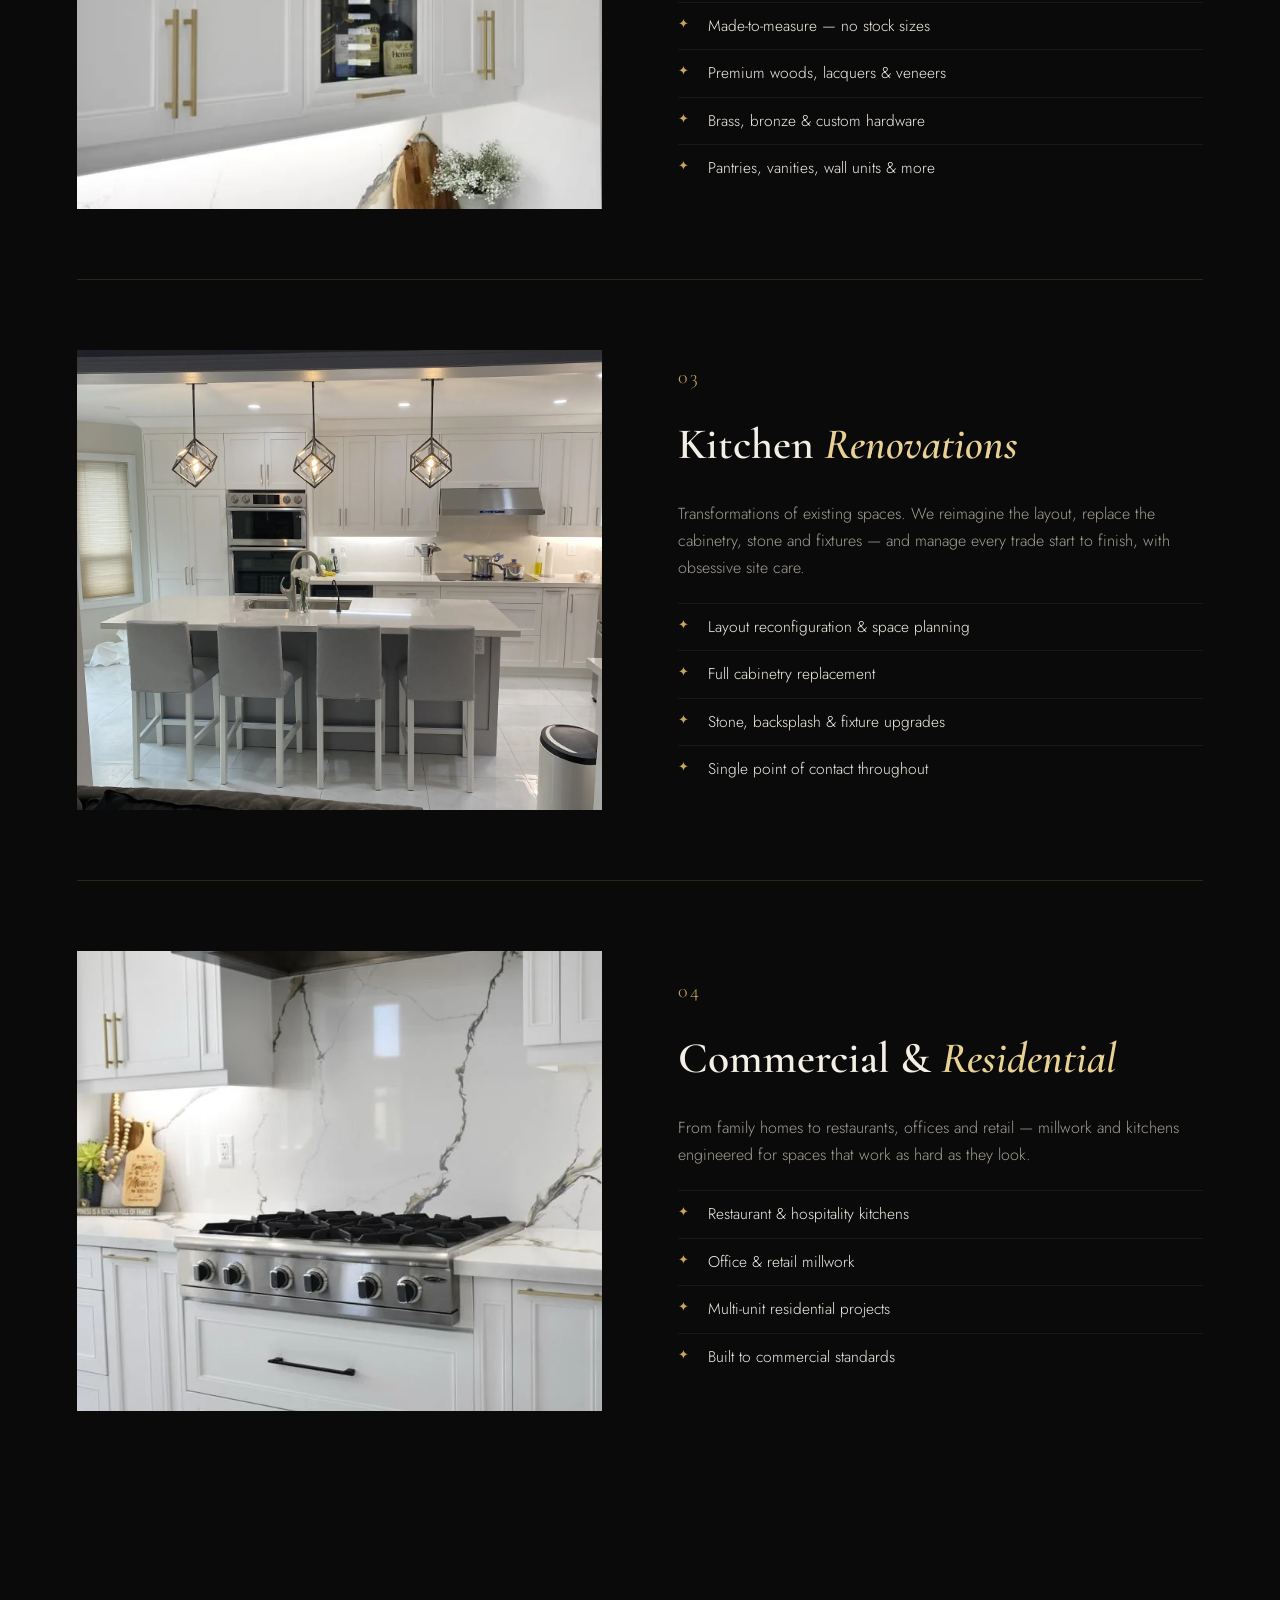
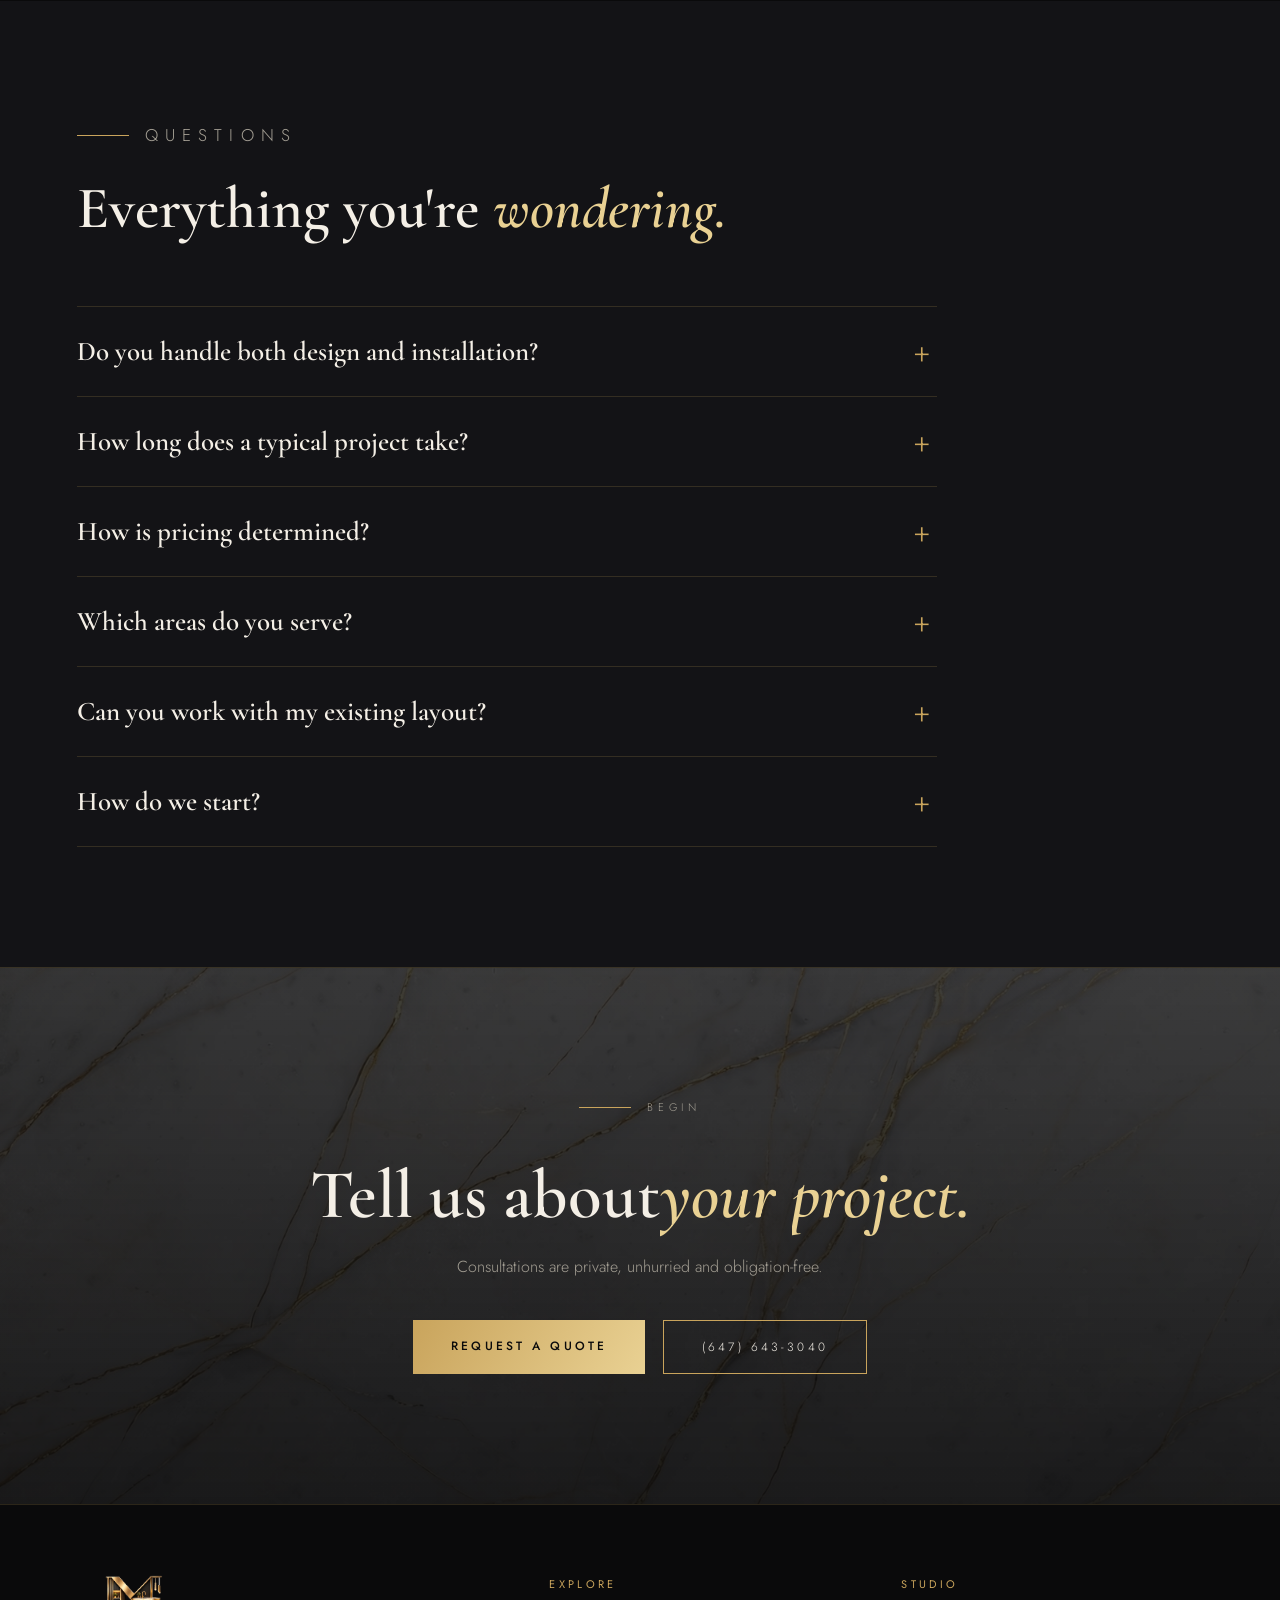
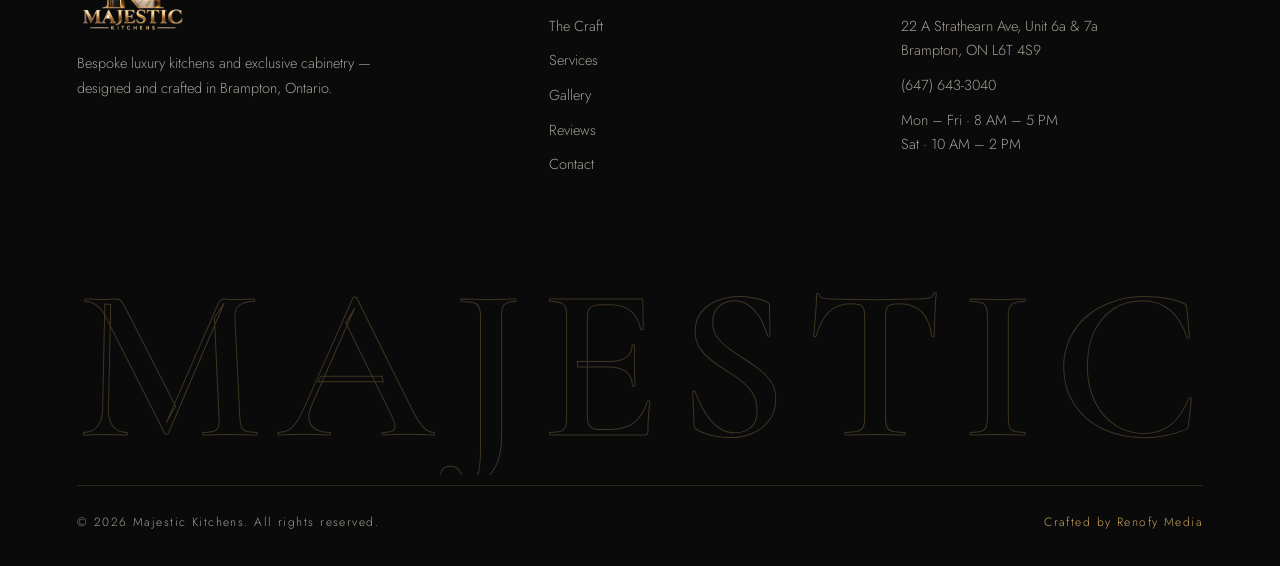
<file: services.html>
<!DOCTYPE html>
<html lang="en">
<head>
<meta charset="UTF-8">
<meta name="viewport" content="width=device-width, initial-scale=1.0">
<title>Services | Majestic Kitchens — Custom Kitchens, Cabinetry &amp; Renovations</title>
<meta name="description" content="Custom luxury kitchens, bespoke cabinetry, kitchen renovations and commercial millwork — designed, built and installed by one dedicated team. Brampton & the GTA.">
<link rel="preconnect" href="https://fonts.googleapis.com">
<link rel="preconnect" href="https://fonts.gstatic.com" crossorigin>
<link href="https://fonts.googleapis.com/css2?family=Cormorant+Garamond:ital,wght@0,500;0,600;0,700;1,500;1,600&family=Jost:wght@300;400;500&display=swap" rel="stylesheet">
<link rel="icon" href="assets/img/logo.png?v=2">
<link rel="stylesheet" href="assets/css/style.css">
</head>
<body>
<div class="grain"></div>
<div id="cursor"></div>
<div id="wipe"><span class="wline"></span><img src="assets/img/logo.png?v=2" alt=""></div>
<div id="loader"><img src="assets/img/logo.png?v=2" alt="Majestic Kitchens"><div class="bar"><span></span></div></div>

<nav id="nav">
  <div class="wrap nav-inner">
    <a class="brand" href="index.html" aria-label="Majestic Kitchens home"><img src="assets/img/logo.png?v=2" alt="Majestic Kitchens logo"></a>
    <ul class="nav-links">
      <li><a href="about.html">Craft</a></li>
      <li><a href="services.html">Services</a></li>
      <li><a href="gallery.html">Gallery</a></li>
      <li><a href="index.html#reviews">Reviews</a></li>
      <li><a href="contact.html">Contact</a></li>
    </ul>
    <a href="contact.html" class="btn nav-cta">Get a Quote</a>
    <button id="burger" aria-label="Open menu"><span></span><span></span><span></span></button>
  </div>
</nav>
<div id="mobileMenu">
  <a href="index.html">Home</a><a href="about.html">Craft</a><a href="services.html">Services</a>
  <a href="gallery.html">Gallery</a><a href="index.html#reviews">Reviews</a><a href="contact.html">Contact</a>
</div>

<header class="page-hero">
  <div class="ph-bg" style="background-image:url('assets/img/real-svc-reno.webp')"></div>
  <div class="hero-veil"></div>
  <div class="wrap hero-content">
    <p class="crumb"><a href="index.html">Home</a> &nbsp;·&nbsp; <b>Services</b></p>
    <p class="eyebrow">What we create</p>
    <h1>One studio.<br><em>Every discipline.</em></h1>
  </div>
</header>

<section>
  <div class="wrap">

    <div class="svc-block">
      <div class="svc-img reveal"><img src="assets/img/real-svc-design.webp" alt="Custom luxury kitchen designed by Majestic Kitchens" loading="lazy"></div>
      <div class="svc-text">
        <span class="svc-num reveal">01</span>
        <h3 class="reveal">Custom Luxury <em>Kitchens</em></h3>
        <p class="reveal d1">Complete kitchens designed from a blank page. We compose layout, lighting, stone, hardware and cabinetry as a single piece — so the room feels inevitable, not assembled.</p>
        <ul class="reveal d2">
          <li>Full-space design from first sketch</li>
          <li>Custom layouts for how you cook &amp; gather</li>
          <li>Stone, lighting &amp; hardware curation</li>
          <li>White-glove installation &amp; finishing</li>
        </ul>
      </div>
    </div>

    <div class="svc-block flip">
      <div class="svc-img reveal"><img src="assets/img/real-svc-cabinets.webp" alt="Bespoke white cabinetry with glass-front uppers" loading="lazy"></div>
      <div class="svc-text">
        <span class="svc-num reveal">02</span>
        <h3 class="reveal">Bespoke <em>Cabinetry</em></h3>
        <p class="reveal d1">Cabinetry is our mother tongue. Vanities, pantries, wall units and storage walls — built to the millimetre in premium woods and flawless finishes, for kitchens and beyond.</p>
        <ul class="reveal d2">
          <li>Made-to-measure — no stock sizes</li>
          <li>Premium woods, lacquers &amp; veneers</li>
          <li>Brass, bronze &amp; custom hardware</li>
          <li>Pantries, vanities, wall units &amp; more</li>
        </ul>
      </div>
    </div>

    <div class="svc-block">
      <div class="svc-img reveal"><img src="assets/img/real-svc-reno.webp" alt="Completed kitchen renovation by Majestic Kitchens" loading="lazy"></div>
      <div class="svc-text">
        <span class="svc-num reveal">03</span>
        <h3 class="reveal">Kitchen <em>Renovations</em></h3>
        <p class="reveal d1">Transformations of existing spaces. We reimagine the layout, replace the cabinetry, stone and fixtures — and manage every trade start to finish, with obsessive site care.</p>
        <ul class="reveal d2">
          <li>Layout reconfiguration &amp; space planning</li>
          <li>Full cabinetry replacement</li>
          <li>Stone, backsplash &amp; fixture upgrades</li>
          <li>Single point of contact throughout</li>
        </ul>
      </div>
    </div>

    <div class="svc-block flip">
      <div class="svc-img reveal"><img src="assets/img/real-svc-counters.webp" alt="Stone range wall and professional gas range" loading="lazy"></div>
      <div class="svc-text">
        <span class="svc-num reveal">04</span>
        <h3 class="reveal">Commercial &amp; <em>Residential</em></h3>
        <p class="reveal d1">From family homes to restaurants, offices and retail — millwork and kitchens engineered for spaces that work as hard as they look.</p>
        <ul class="reveal d2">
          <li>Restaurant &amp; hospitality kitchens</li>
          <li>Office &amp; retail millwork</li>
          <li>Multi-unit residential projects</li>
          <li>Built to commercial standards</li>
        </ul>
      </div>
    </div>

  </div>
</section>

<section style="background:var(--coal)">
  <div class="wrap">
    <div class="sec-head">
      <p class="eyebrow reveal">Questions</p>
      <h2 class="reveal">Everything you're <em>wondering.</em></h2>
    </div>
    <div class="faq reveal">
      <div class="faq-item">
        <button class="faq-q">Do you handle both design and installation?</button>
        <div class="faq-a"><p>Yes — that's the point of a studio like ours. One dedicated team designs your kitchen, builds the cabinetry and installs it. No hand-offs between strangers, no finger-pointing.</p></div>
      </div>
      <div class="faq-item">
        <button class="faq-q">How long does a typical project take?</button>
        <div class="faq-a"><p>Every project is scoped individually — size, materials and complexity all play a part. What we promise is a clear, honest schedule before we begin, and communication throughout.</p></div>
      </div>
      <div class="faq-item">
        <button class="faq-q">How is pricing determined?</button>
        <div class="faq-a"><p>Each kitchen is priced on its own design — layout, materials, stone and scope. Book a consultation and we'll walk your space, understand the vision, and prepare a detailed proposal.</p></div>
      </div>
      <div class="faq-item">
        <button class="faq-q">Which areas do you serve?</button>
        <div class="faq-a"><p>We're based in Brampton and serve Mississauga, Vaughan, Caledon, Toronto and the wider GTA. Larger or commercial projects further afield — just ask.</p></div>
      </div>
      <div class="faq-item">
        <button class="faq-q">Can you work with my existing layout?</button>
        <div class="faq-a"><p>Absolutely. Many of our renovations keep the bones and reimagine everything else — new cabinetry, stone, lighting and fixtures composed around your space.</p></div>
      </div>
      <div class="faq-item">
        <button class="faq-q">How do we start?</button>
        <div class="faq-a"><p>With a conversation. Call (647) 643-3040 or send the quote form — we'll arrange a private consultation at our studio or in your home.</p></div>
      </div>
    </div>
  </div>
</section>

<div class="cta-banner">
  <div class="wrap">
    <p class="eyebrow reveal" style="justify-content:center">Begin</p>
    <h2 class="reveal">Tell us about<br><em>your project.</em></h2>
    <p class="reveal d1">Consultations are private, unhurried and obligation-free.</p>
    <div class="hero-ctas reveal d2">
      <a href="contact.html" class="btn solid">Request a Quote</a>
      <a href="tel:+16476433040" class="btn">(647) 643-3040</a>
    </div>
  </div>
</div>

<footer>
  <div class="wrap">
    <div class="f-grid">
      <div>
        <img src="assets/img/logo.png?v=2" alt="Majestic Kitchens logo">
        <p>Bespoke luxury kitchens and exclusive cabinetry — designed and crafted in Brampton, Ontario.</p>
      </div>
      <div>
        <h4>Explore</h4>
        <ul>
          <li><a href="about.html">The Craft</a></li>
          <li><a href="services.html">Services</a></li>
          <li><a href="gallery.html">Gallery</a></li>
          <li><a href="index.html#reviews">Reviews</a></li>
          <li><a href="contact.html">Contact</a></li>
        </ul>
      </div>
      <div>
        <h4>Studio</h4>
        <ul>
          <li>22 A Strathearn Ave, Unit 6a &amp; 7a<br>Brampton, ON L6T 4S9</li>
          <li><a href="tel:+16476433040">(647) 643-3040</a></li>
          <li>Mon – Fri · 8 AM – 5 PM<br>Sat · 10 AM – 2 PM</li>
        </ul>
      </div>
    </div>
    <div class="f-bottom">
      <span>© <span id="yr">2026</span> Majestic Kitchens. All rights reserved.</span>
      <span class="credit">Crafted by Renofy Media</span>
    </div>
  </div>
</footer>
<script src="assets/js/main.js"></script>
</body>
</html>
</file>
<file: assets/css/style.css>
/* Majestic Kitchens — shared styles */
:root{
  --ink:#0a0a0b;
  --coal:#131316;
  --coal-2:#1a1a1e;
  --gold:#c9a45c;
  --gold-2:#e9d193;
  --gold-dim:rgba(201,164,92,.35);
  --ivory:#f4efe6;
  --muted:#a39e93;
  --line:rgba(201,164,92,.18);
  --serif:'Cormorant Garamond',Georgia,serif;
  --sans:'Jost',Helvetica,Arial,sans-serif;
}
*{margin:0;padding:0;box-sizing:border-box}
html{scroll-behavior:smooth}
body{background:var(--ink);color:var(--ivory);font-family:var(--sans);font-weight:300;line-height:1.7;overflow-x:hidden;-webkit-font-smoothing:antialiased}
::selection{background:var(--gold);color:var(--ink)}
::-webkit-scrollbar{width:10px}
::-webkit-scrollbar-track{background:var(--ink)}
::-webkit-scrollbar-thumb{background:#3a3226;border-radius:5px}
::-webkit-scrollbar-thumb:hover{background:var(--gold)}
img{max-width:100%;display:block}
a{color:inherit;text-decoration:none}
.wrap{max-width:1280px;margin:0 auto;padding:0 6vw}

/* film grain */
.grain{position:fixed;inset:0;z-index:2000;pointer-events:none;opacity:.05;
  background-image:url("data:image/svg+xml,%3Csvg xmlns='http://www.w3.org/2000/svg' width='120' height='120'%3E%3Cfilter id='n'%3E%3CfeTurbulence type='fractalNoise' baseFrequency='.9' numOctaves='2'/%3E%3C/filter%3E%3Crect width='120' height='120' filter='url(%23n)' opacity='.6'/%3E%3C/svg%3E");}

/* custom cursor */
#cursor{position:fixed;top:0;left:0;width:34px;height:34px;border:1px solid var(--gold);border-radius:50%;pointer-events:none;z-index:2500;transform:translate(-50%,-50%);transition:width .25s,height .25s,background .25s,opacity .3s;opacity:0}
#cursor.on{opacity:.85}
#cursor.grow{width:64px;height:64px;background:rgba(201,164,92,.12)}
@media(pointer:coarse){#cursor{display:none}}

/* page transition wipe */
#wipe{position:fixed;inset:0;z-index:2900;background:var(--ink);display:flex;align-items:center;justify-content:center;transform:translateY(100%);pointer-events:none}
#wipe.go{pointer-events:all;animation:wipeIn .55s cubic-bezier(.7,0,.2,1) both}
#wipe.away{animation:wipeOut .7s cubic-bezier(.7,0,.2,1) both}
#wipe img{width:130px;opacity:0}
#wipe.go img{animation:loaderIn .5s .15s ease both}
#wipe .wline{position:absolute;top:50%;left:0;height:1px;width:100%;background:linear-gradient(90deg,transparent,var(--gold),transparent);opacity:0}
#wipe.go .wline{opacity:1}
@keyframes wipeIn{from{transform:translateY(100%)}to{transform:translateY(0)}}
@keyframes wipeOut{from{transform:translateY(0)}to{transform:translateY(-100%)}}

/* preloader */
#loader{position:fixed;inset:0;z-index:3000;background:var(--ink);display:flex;flex-direction:column;align-items:center;justify-content:center;gap:26px;transition:opacity .7s ease,visibility .7s}
#loader.done{opacity:0;visibility:hidden}
#loader img{width:150px;animation:loaderIn 1.2s ease both}
#loader .bar{width:180px;height:1px;background:rgba(201,164,92,.2);position:relative;overflow:hidden}
#loader .bar span{position:absolute;inset:0;background:linear-gradient(90deg,var(--gold),var(--gold-2));transform-origin:left;animation:loadbar 1.1s ease both}
@keyframes loadbar{from{transform:scaleX(0)}to{transform:scaleX(1)}}
@keyframes loaderIn{from{opacity:0;transform:translateY(14px)}to{opacity:1;transform:none}}

/* nav */
nav{position:fixed;top:0;left:0;right:0;z-index:1000;transition:background .4s,border-color .4s,padding .4s;padding:26px 0;border-bottom:1px solid transparent}
nav.scrolled{background:rgba(10,10,11,.86);backdrop-filter:blur(14px);-webkit-backdrop-filter:blur(14px);padding:14px 0;border-bottom-color:var(--line)}
.nav-inner{display:flex;align-items:center;justify-content:space-between}
.brand img{height:44px;width:auto;transition:height .4s}
nav.scrolled .brand img{height:36px}
.nav-links{display:flex;gap:38px;list-style:none;align-items:center}
.nav-links a{font-size:12px;letter-spacing:.28em;text-transform:uppercase;opacity:.75;transition:opacity .3s,color .3s;position:relative;padding:4px 0}
.nav-links a::after{content:"";position:absolute;left:0;bottom:-4px;width:0;height:1px;background:var(--gold);transition:width .35s}
.nav-links a:hover{opacity:1;color:var(--gold-2)}
.nav-links a:hover::after,.nav-links a.active::after{width:100%}
.nav-links a.active{opacity:1;color:var(--gold-2)}
.btn{display:inline-block;font-family:var(--sans);font-size:12px;letter-spacing:.26em;text-transform:uppercase;padding:16px 38px;border:1px solid var(--gold);position:relative;overflow:hidden;transition:color .35s;cursor:pointer;background:transparent;color:var(--ivory);isolation:isolate}
.btn::before{content:"";position:absolute;inset:0;background:linear-gradient(120deg,var(--gold),var(--gold-2));transform:scaleX(0);transform-origin:left;transition:transform .45s cubic-bezier(.7,0,.2,1);z-index:-1}
.btn:hover::before{transform:scaleX(1)}
.btn:hover{color:var(--ink);border-color:var(--gold-2)}
.btn.solid{background:linear-gradient(120deg,var(--gold),var(--gold-2));color:var(--ink);border:none;font-weight:500}
.btn.solid::before{background:var(--ivory)}
.btn.solid:hover{color:var(--ink)}
.nav-cta{padding:12px 28px}
#burger{display:none;background:none;border:none;cursor:pointer;z-index:1101;padding:8px}
#burger span{display:block;width:28px;height:1px;background:var(--gold-2);margin:7px 0;transition:.35s}
#burger.open span:nth-child(1){transform:translateY(8px) rotate(45deg)}
#burger.open span:nth-child(2){opacity:0}
#burger.open span:nth-child(3){transform:translateY(-8px) rotate(-45deg)}
#mobileMenu{position:fixed;inset:0;background:rgba(10,10,11,.97);z-index:1100;display:flex;flex-direction:column;align-items:center;justify-content:center;gap:8px;opacity:0;visibility:hidden;transition:.45s}
#mobileMenu.open{opacity:1;visibility:visible}
#mobileMenu a{font-family:var(--serif);font-size:34px;padding:10px}
#mobileMenu a:hover{color:var(--gold-2)}

/* hero */
.hero{min-height:100svh;display:flex;align-items:flex-end;position:relative;overflow:hidden}
.hero-bg{position:absolute;inset:-8% 0;background:url('../img/real-hero.webp') center/cover;will-change:transform;animation:kenburns 24s ease-in-out infinite alternate}
@keyframes kenburns{from{transform:scale(1)}to{transform:scale(1.08)}}
.hero-veil{position:absolute;inset:0;background:linear-gradient(180deg,rgba(10,10,11,.55) 0%,rgba(10,10,11,.25) 40%,rgba(10,10,11,.9) 100%)}
.hero-content{position:relative;z-index:2;padding-bottom:13vh;width:100%}
.eyebrow{font-size:11px;letter-spacing:.42em;text-transform:uppercase;color:var(--gold-2);display:flex;align-items:center;gap:16px;margin-bottom:26px}
.eyebrow::before{content:"";width:52px;height:1px;background:var(--gold)}
.hero h1{font-family:var(--serif);font-weight:600;font-size:clamp(52px,9vw,128px);line-height:1.02}
.hero h1 em{font-style:italic;background:linear-gradient(115deg,var(--gold-2),var(--gold) 60%,#9a7a3c);-webkit-background-clip:text;background-clip:text;color:transparent}
.hero p.lead{max-width:560px;margin:26px 0 38px;color:var(--muted);font-size:17px}
.hero-ctas{display:flex;gap:18px;flex-wrap:wrap}
.hero-foot{position:absolute;bottom:0;left:0;right:0;z-index:2;border-top:1px solid var(--line)}
.hero-foot .wrap{display:flex;justify-content:space-between;align-items:center;padding-top:20px;padding-bottom:20px;gap:16px;flex-wrap:wrap}
.rating{display:flex;align-items:center;gap:12px;font-size:12px;letter-spacing:.22em;text-transform:uppercase;color:var(--muted)}
.stars{color:var(--gold);letter-spacing:4px;font-size:14px}
.scroll-hint{font-size:11px;letter-spacing:.32em;text-transform:uppercase;color:var(--muted);display:flex;align-items:center;gap:12px}
.scroll-hint::after{content:"";width:1px;height:44px;background:linear-gradient(var(--gold),transparent);animation:drip 2s ease-in-out infinite}
@keyframes drip{0%{transform:scaleY(0);transform-origin:top}45%{transform:scaleY(1);transform-origin:top}55%{transform:scaleY(1);transform-origin:bottom}100%{transform:scaleY(0);transform-origin:bottom}}

/* page hero (inner pages) */
.page-hero{min-height:62svh;display:flex;align-items:flex-end;position:relative;overflow:hidden}
.page-hero .ph-bg{position:absolute;inset:0;background-size:cover;background-position:center}
.page-hero .hero-veil{background:linear-gradient(180deg,rgba(10,10,11,.6),rgba(10,10,11,.35) 45%,rgba(10,10,11,.94))}
.page-hero .hero-content{padding-bottom:9vh}
.page-hero h1{font-size:clamp(46px,7vw,96px)}
.crumb{font-size:11px;letter-spacing:.32em;text-transform:uppercase;color:var(--muted);margin-bottom:18px}
.crumb a:hover{color:var(--gold-2)}
.crumb b{color:var(--gold-2);font-weight:400}

/* marquee */
.marquee{border-top:1px solid var(--line);border-bottom:1px solid var(--line);overflow:hidden;white-space:nowrap;padding:20px 0;background:var(--coal)}
.marquee-track{display:inline-block;animation:scrollX 30s linear infinite}
.marquee span{font-family:var(--serif);font-size:22px;letter-spacing:.14em;color:var(--gold-2);margin:0 28px;text-transform:uppercase}
.marquee i{color:var(--gold);font-style:normal}
@keyframes scrollX{to{transform:translateX(-50%)}}

/* sections */
section{padding:120px 0;position:relative}
.sec-head{margin-bottom:64px;max-width:760px}
.sec-head h2{font-family:var(--serif);font-weight:600;font-size:clamp(36px,4.6vw,60px);line-height:1.12;margin:22px 0 18px}
.sec-head h2 em{font-style:italic;color:var(--gold-2)}
.sec-head p{color:var(--muted);font-size:17px}
.center{text-align:center;margin-left:auto;margin-right:auto}
.center .eyebrow{justify-content:center}
.center .eyebrow::after{content:"";width:52px;height:1px;background:var(--gold)}

/* reveal */
.reveal{opacity:0;transform:translateY(36px);transition:opacity .9s ease,transform .9s cubic-bezier(.2,.6,.2,1)}
.reveal.in{opacity:1;transform:none}
.reveal.d1{transition-delay:.12s}.reveal.d2{transition-delay:.24s}.reveal.d3{transition-delay:.36s}

/* split */
.split{display:grid;grid-template-columns:1.05fr 1fr;gap:7vw;align-items:center}
.split .img-frame{position:relative}
.split .img-frame img{width:100%;height:600px;object-fit:cover}
.split .img-frame::after{content:"";position:absolute;inset:0;border:1px solid var(--gold-dim);transform:translate(26px,26px);pointer-events:none}
.split p{color:var(--muted);margin-bottom:22px;font-size:16.5px}
.split p strong{color:var(--ivory);font-weight:400}
.link-more{display:inline-flex;align-items:center;gap:12px;margin-top:10px;font-size:12px;letter-spacing:.28em;text-transform:uppercase;color:var(--gold-2)}
.link-more::after{content:"→";transition:transform .3s}
.link-more:hover::after{transform:translateX(8px)}

/* stats */
.stats{display:grid;grid-template-columns:repeat(4,1fr);gap:20px;margin-top:70px;border-top:1px solid var(--line);padding-top:44px}
.stat b{display:block;font-family:var(--serif);font-size:clamp(34px,3.4vw,52px);font-weight:600;color:var(--gold-2)}
.stat .count{font-family:var(--serif);font-size:clamp(34px,3.4vw,52px);font-weight:600;color:var(--gold-2)}
.stat .lbl{font-size:11px;letter-spacing:.26em;text-transform:uppercase;color:var(--muted)}

/* service rows (home) */
.svc-row{display:grid;grid-template-columns:90px 1fr auto;gap:34px;align-items:center;padding:40px 10px;border-top:1px solid var(--line);transition:background .4s,padding .4s}
.svc-row:last-child{border-bottom:1px solid var(--line)}
.svc-row:hover{background:rgba(201,164,92,.045);padding-left:26px}
.svc-num{font-family:var(--serif);font-size:20px;color:var(--gold);letter-spacing:.1em}
.svc-row h3{font-family:var(--serif);font-weight:600;font-size:clamp(26px,3vw,38px);margin-bottom:8px;transition:color .3s}
.svc-row:hover h3{color:var(--gold-2)}
.svc-row p{color:var(--muted);max-width:640px;font-size:15.5px}
.svc-arrow{font-family:var(--serif);font-size:30px;color:var(--gold);opacity:0;transform:translateX(-12px);transition:.4s}
.svc-row:hover .svc-arrow{opacity:1;transform:none}

/* service detail blocks */
.svc-block{display:grid;grid-template-columns:1fr 1fr;gap:6vw;align-items:center;padding:70px 0;border-top:1px solid var(--line)}
.svc-block:first-of-type{border-top:none}
.svc-block.flip .svc-text{order:2}
.svc-block.flip .svc-img{order:1}
.svc-img{overflow:hidden;position:relative}
.svc-img img{width:100%;height:460px;object-fit:cover;transition:transform 1.1s cubic-bezier(.2,.6,.2,1)}
.svc-block:hover .svc-img img{transform:scale(1.05)}
.svc-text .svc-num{margin-bottom:14px;display:block}
.svc-text h3{font-family:var(--serif);font-size:clamp(30px,3.4vw,46px);font-weight:600;margin-bottom:18px}
.svc-text h3 em{font-style:italic;color:var(--gold-2)}
.svc-text>p{color:var(--muted);margin-bottom:22px}
.svc-text ul{list-style:none;margin-bottom:8px}
.svc-text li{padding:10px 0 10px 30px;position:relative;color:var(--ivory);font-size:15.5px;border-top:1px solid rgba(201,164,92,.1)}
.svc-text li::before{content:"✦";position:absolute;left:0;color:var(--gold);font-size:13px}

/* process */
.proc-grid{display:grid;grid-template-columns:repeat(4,1fr);margin-top:20px}
.proc{padding:44px 34px;border-left:1px solid var(--line);transition:background .4s}
.proc:first-child{border-left:none}
.proc:hover{background:rgba(201,164,92,.04)}
.proc .n{font-family:var(--serif);font-size:64px;color:transparent;-webkit-text-stroke:1px var(--gold-dim);line-height:1;display:block;margin-bottom:22px}
.proc h3{font-family:var(--serif);font-size:26px;font-weight:600;margin-bottom:12px;color:var(--gold-2)}
.proc p{color:var(--muted);font-size:15px}

/* values */
.val-grid{display:grid;grid-template-columns:repeat(3,1fr);gap:22px}
.val{border:1px solid var(--line);padding:46px 38px;transition:border-color .4s,transform .4s;background:linear-gradient(160deg,rgba(201,164,92,.05),transparent 60%)}
.val:hover{border-color:var(--gold-dim);transform:translateY(-6px)}
.val .vn{font-family:var(--serif);color:var(--gold);font-size:18px;letter-spacing:.2em;margin-bottom:16px;display:block}
.val h3{font-family:var(--serif);font-size:26px;font-weight:600;margin-bottom:12px}
.val p{color:var(--muted);font-size:15px}

/* gallery */
.g-grid{display:grid;grid-template-columns:repeat(12,1fr);gap:22px}
.g-item{position:relative;overflow:hidden;cursor:pointer;margin:0}
.g-item img{width:100%;height:100%;object-fit:cover;transition:transform 1.1s cubic-bezier(.2,.6,.2,1);filter:saturate(.94)}
.g-item:hover img{transform:scale(1.06)}
.g-item figcaption{position:absolute;left:0;right:0;bottom:0;padding:26px;background:linear-gradient(transparent,rgba(10,10,11,.88));font-family:var(--serif);font-size:22px;opacity:0;transform:translateY(12px);transition:.5s;pointer-events:none}
.g-item:hover figcaption{opacity:1;transform:none}
.g-item figcaption small{display:block;font-family:var(--sans);font-size:10px;letter-spacing:.3em;text-transform:uppercase;color:var(--gold-2);margin-bottom:6px}
.g1{grid-column:span 7;height:480px}.g2{grid-column:span 5;height:480px}
.g3{grid-column:span 4;height:400px}.g4{grid-column:span 4;height:400px}.g5{grid-column:span 4;height:400px}
.g6{grid-column:span 6;height:440px}.g7{grid-column:span 6;height:440px}
.g-note{margin-top:26px;font-size:12px;letter-spacing:.14em;color:var(--muted);text-transform:uppercase}

/* lightbox */
#lightbox{position:fixed;inset:0;z-index:2800;background:rgba(8,8,9,.94);display:flex;align-items:center;justify-content:center;opacity:0;visibility:hidden;transition:.4s;backdrop-filter:blur(6px)}
#lightbox.open{opacity:1;visibility:visible}
#lightbox img{max-width:88vw;max-height:82vh;object-fit:contain;border:1px solid var(--line);box-shadow:0 30px 80px rgba(0,0,0,.6)}
#lbCap{position:absolute;bottom:34px;left:0;right:0;text-align:center;font-family:var(--serif);font-size:20px;color:var(--gold-2)}
#lbClose{position:absolute;top:26px;right:34px;background:none;border:1px solid var(--gold-dim);color:var(--gold-2);width:52px;height:52px;border-radius:50%;font-size:20px;cursor:pointer;transition:.3s}
#lbClose:hover{background:var(--gold);color:var(--ink)}
.lb-nav{position:absolute;top:50%;transform:translateY(-50%);background:none;border:1px solid var(--gold-dim);color:var(--gold-2);width:56px;height:56px;border-radius:50%;font-size:22px;cursor:pointer;transition:.3s;font-family:var(--serif)}
.lb-nav:hover{background:var(--gold);color:var(--ink)}
#lbPrev{left:30px}#lbNext{right:30px}

/* testimonial slider */
.t-slider{position:relative;overflow:hidden;border:1px solid var(--line);background:linear-gradient(160deg,rgba(201,164,92,.06),transparent 55%)}
.t-track{display:flex;transition:transform .7s cubic-bezier(.7,0,.2,1)}
.t-slide{min-width:100%;padding:70px 8vw;display:grid;grid-template-columns:1fr 1fr;gap:6vw;align-items:center}
.t-slide blockquote{font-family:var(--serif);font-size:clamp(26px,3vw,40px);line-height:1.35;font-style:italic}
.t-slide blockquote::before{content:"“";display:block;font-size:64px;color:var(--gold);line-height:.6;margin-bottom:18px;font-style:normal}
.t-slide cite{font-style:normal;font-size:11px;letter-spacing:.3em;text-transform:uppercase;color:var(--muted);margin-top:26px;display:block}
.t-slide cite .stars{display:block;margin-bottom:10px}
.t-side{text-align:center}
.t-side b{font-family:var(--serif);font-size:110px;font-weight:600;color:var(--gold-2);line-height:1;display:block}
.t-brandline{font-family:var(--serif);font-size:clamp(26px,3vw,40px);line-height:1.4}
.t-brandline em{font-style:italic;color:var(--gold-2)}
.t-dots{position:absolute;bottom:26px;left:0;right:0;display:flex;justify-content:center;gap:12px}
.t-dots button{width:34px;height:2px;background:rgba(201,164,92,.25);border:none;cursor:pointer;transition:.3s;padding:0}
.t-dots button.on{background:var(--gold)}
.t-arrow{position:absolute;top:50%;transform:translateY(-50%);background:none;border:none;color:var(--gold);font-size:34px;cursor:pointer;opacity:.5;transition:.3s;font-family:var(--serif);z-index:2}
.t-arrow:hover{opacity:1}
#tPrev{left:22px}#tNext{right:22px}

/* reviews page cards */
.rev-grid{display:grid;grid-template-columns:1fr 1fr;gap:22px}
.rev-card{border:1px solid var(--line);padding:48px 40px;background:linear-gradient(160deg,rgba(201,164,92,.06),transparent 55%);transition:border-color .4s,transform .4s}
.rev-card:hover{border-color:var(--gold-dim);transform:translateY(-6px)}
.rev-card blockquote{font-family:var(--serif);font-size:clamp(22px,2.2vw,30px);line-height:1.4;font-style:italic}
.rev-card blockquote::before{content:"“";display:block;font-size:56px;color:var(--gold);line-height:.6;margin-bottom:16px;font-style:normal}
.rev-card cite{font-style:normal;font-size:11px;letter-spacing:.3em;text-transform:uppercase;color:var(--muted);margin-top:24px;display:block}
.rev-card cite .stars{display:block;margin-bottom:10px}

/* faq */
.faq{max-width:860px}
.faq-item{border-top:1px solid var(--line)}
.faq-item:last-child{border-bottom:1px solid var(--line)}
.faq-q{width:100%;background:none;border:none;color:var(--ivory);font-family:var(--serif);font-size:clamp(20px,2.4vw,27px);font-weight:600;text-align:left;padding:28px 60px 28px 0;cursor:pointer;position:relative}
.faq-q::after{content:"+";position:absolute;right:6px;top:50%;transform:translateY(-50%);font-family:var(--sans);font-size:30px;color:var(--gold);transition:transform .35s;font-weight:300}
.faq-item.open .faq-q::after{transform:translateY(-50%) rotate(45deg)}
.faq-a{max-height:0;overflow:hidden;transition:max-height .5s cubic-bezier(.7,0,.2,1)}
.faq-a p{color:var(--muted);padding:0 0 30px;font-size:16px;max-width:700px}

/* areas */
.areas{text-align:center;padding:90px 0;border-top:1px solid var(--line);border-bottom:1px solid var(--line)}
.areas p{font-family:var(--serif);font-size:clamp(22px,3vw,34px);color:var(--muted);font-style:italic}
.areas p strong{color:var(--gold-2);font-weight:600;font-style:normal}

/* cta banner */
.cta-banner{text-align:center;padding:130px 0;background:linear-gradient(rgba(10,10,11,.78),rgba(10,10,11,.92)),url('../img/marble-texture.webp') center/cover;border-top:1px solid var(--line)}
.cta-banner h2{font-family:var(--serif);font-size:clamp(38px,5.4vw,72px);font-weight:600;line-height:1.1;margin:24px 0 20px}
.cta-banner h2 em{font-style:italic;color:var(--gold-2)}
.cta-banner p{color:var(--muted);max-width:560px;margin:0 auto 40px}
.cta-banner .hero-ctas{justify-content:center}

/* contact */
.contact-grid{display:grid;grid-template-columns:1fr 1fr;gap:7vw;align-items:start}
.contact-info h2{font-family:var(--serif);font-size:clamp(40px,5vw,68px);font-weight:600;line-height:1.08;margin:22px 0 24px}
.contact-info h2 em{font-style:italic;color:var(--gold-2)}
.c-line{display:flex;gap:18px;align-items:flex-start;padding:20px 0;border-top:1px solid var(--line);font-size:15.5px}
.c-line small{display:block;font-size:10px;letter-spacing:.3em;text-transform:uppercase;color:var(--gold);margin-bottom:6px}
.c-line a:hover{color:var(--gold-2)}
.big-phone{font-family:var(--serif);font-size:clamp(30px,3.4vw,44px);color:var(--gold-2)}
form{background:rgba(19,19,22,.72);border:1px solid var(--line);padding:48px 44px;backdrop-filter:blur(8px)}
form h3{font-family:var(--serif);font-size:30px;font-weight:600;margin-bottom:8px}
form>p{color:var(--muted);font-size:14.5px;margin-bottom:28px}
.f-row{display:grid;grid-template-columns:1fr 1fr;gap:18px}
.f-group{margin-bottom:18px}
.f-group label{display:block;font-size:10px;letter-spacing:.28em;text-transform:uppercase;color:var(--muted);margin-bottom:8px}
.f-group input,.f-group select,.f-group textarea{width:100%;background:transparent;border:1px solid var(--line);color:var(--ivory);padding:14px 16px;font-family:var(--sans);font-size:15px;font-weight:300;transition:border-color .3s;appearance:none;border-radius:0}
.f-group select{background-image:url("data:image/svg+xml,%3Csvg xmlns='http://www.w3.org/2000/svg' width='12' height='8'%3E%3Cpath d='M1 1l5 5 5-5' stroke='%23c9a45c' fill='none'/%3E%3C/svg%3E");background-repeat:no-repeat;background-position:right 16px center}
.f-group select option{background:var(--coal)}
.f-group textarea{resize:vertical;min-height:110px}
.f-group input:focus,.f-group select:focus,.f-group textarea:focus{outline:none;border-color:var(--gold)}
form .btn{width:100%;text-align:center;margin-top:6px}
#formThanks{display:none;text-align:center;padding:40px 10px}
#formThanks .check{width:70px;height:70px;border:1px solid var(--gold);border-radius:50%;display:flex;align-items:center;justify-content:center;margin:0 auto 24px;font-size:28px;color:var(--gold)}
#formThanks h3{font-family:var(--serif);font-size:32px;margin-bottom:12px;color:var(--gold-2)}
#formThanks p{color:var(--muted)}

/* footer */
footer{border-top:1px solid var(--line);padding:70px 0 34px;background:var(--ink)}
.f-grid{display:grid;grid-template-columns:1.4fr 1fr 1fr;gap:50px;margin-bottom:54px}
.f-grid img{height:56px;margin-bottom:20px}
.f-grid p{color:var(--muted);font-size:14.5px;max-width:340px}
.f-grid h4{font-size:11px;letter-spacing:.3em;text-transform:uppercase;color:var(--gold);margin-bottom:20px;font-weight:400}
.f-grid ul{list-style:none}
.f-grid li{margin-bottom:10px;font-size:14.5px;color:var(--muted)}
.f-grid li a:hover{color:var(--gold-2)}
.f-bottom{border-top:1px solid var(--line);padding-top:26px;display:flex;justify-content:space-between;gap:14px;flex-wrap:wrap;font-size:12px;letter-spacing:.12em;color:var(--muted)}
.f-bottom .credit{color:var(--gold)}

@media(max-width:1024px){
  .split,.contact-grid{grid-template-columns:1fr}
  .split .img-frame img{height:440px}
  .proc-grid{grid-template-columns:1fr 1fr}
  .proc:nth-child(3){border-left:none}
  .proc{border-top:1px solid var(--line)}
  .proc:nth-child(1),.proc:nth-child(2){border-top:none}
  .rev-grid{grid-template-columns:1fr}
  .g1,.g2{grid-column:span 12;height:400px}
  .g3,.g4,.g5{grid-column:span 4;height:300px}
  .g6,.g7{grid-column:span 6;height:360px}
  .stats{grid-template-columns:repeat(2,1fr);gap:34px}
  .val-grid{grid-template-columns:1fr}
  .svc-block{grid-template-columns:1fr;gap:34px}
  .svc-block.flip .svc-text{order:1}
  .svc-block.flip .svc-img{order:2}
  .t-slide{grid-template-columns:1fr;gap:30px;padding:60px 12vw}
  .t-side{display:none}
}
@media(max-width:900px){
  .nav-links,.nav-cta{display:none}
  #burger{display:block}
}
@media(max-width:640px){
  section{padding:90px 0}
  .proc-grid{grid-template-columns:1fr}
  .proc{border-left:none!important;border-top:1px solid var(--line)!important;padding:34px 0}
  .g1,.g2,.g3,.g4,.g5,.g6,.g7{grid-column:span 12;height:300px}
  .f-row{grid-template-columns:1fr}
  form{padding:36px 26px}
  .f-grid{grid-template-columns:1fr}
  .hero-ctas .btn{width:100%;text-align:center}
  .svc-row{grid-template-columns:1fr;gap:8px;padding:34px 4px}
  .svc-arrow{display:none}
  #lbPrev{left:10px}#lbNext{right:10px}
  .lb-nav{width:44px;height:44px}
}
</style>

/* ============ ENHANCEMENT PASS: MOTION ============ */

/* hero intro — gated on body.ready (added after preloader lifts) */
.hero h1 .line{display:block;overflow:hidden;padding-bottom:.09em;margin-bottom:-.09em}
.hero h1 .line>span{display:block;transform:translateY(112%)}
body.ready .hero h1 .line>span{animation:lineUp 1.15s cubic-bezier(.19,.7,.22,1) forwards}
body.ready .hero h1 .line:nth-child(2)>span{animation-delay:.14s}
@keyframes lineUp{to{transform:translateY(0)}}
.hero .eyebrow,.hero p.lead,.hero .hero-ctas,.page-hero .eyebrow,.page-hero h1,.page-hero .crumb{opacity:0}
body.ready .hero .eyebrow,body.ready .hero p.lead,body.ready .hero .hero-ctas{animation:fadeUp 1s ease forwards}
body.ready .hero .eyebrow{animation-delay:.55s}
body.ready .hero p.lead{animation-delay:.7s}
body.ready .hero .hero-ctas{animation-delay:.85s}
body.ready .page-hero .crumb{animation:fadeUp .9s .3s ease forwards}
body.ready .page-hero .eyebrow{animation:fadeUp .9s .45s ease forwards}
body.ready .page-hero h1{animation:fadeUp 1.05s .6s ease forwards}
@keyframes fadeUp{from{opacity:0;transform:translateY(26px)}to{opacity:1;transform:none}}

/* nav hide on scroll down */
nav{transition:transform .5s cubic-bezier(.7,0,.2,1),background .4s,border-color .4s,padding .4s}
nav.nav-hide{transform:translateY(-110%)}

/* service hover preview (follows cursor) */
#svcPreview{position:fixed;top:0;left:0;width:320px;height:210px;z-index:950;pointer-events:none;overflow:hidden;opacity:0;transition:opacity .35s ease}
#svcPreview.on{opacity:1}
#svcPreview img{width:100%;height:100%;object-fit:cover}
#svcPreview::after{content:"";position:absolute;inset:0;border:1px solid var(--gold-dim)}
@media(pointer:coarse){#svcPreview{display:none}}

/* parallax */
.page-hero .ph-bg{inset:-12% 0;will-change:transform}
.split .img-frame{overflow:hidden}
.split .img-frame img{will-change:transform}

/* cursor: modern centering + VIEW state */
#cursor{translate:-50% -50%;transform:none;display:flex;align-items:center;justify-content:center;transition:width .25s,height .25s,background .25s,opacity .3s}
#cursor.view{width:88px;height:88px;background:rgba(10,10,11,.5);backdrop-filter:blur(3px);-webkit-backdrop-filter:blur(3px)}
#cursor.view::after{content:"VIEW";font-size:10px;letter-spacing:.24em;color:var(--gold-2);font-family:var(--sans);padding-left:.24em}

/* footer giant word */
.f-giant{font-family:var(--serif);font-weight:600;font-size:clamp(72px,17vw,240px);line-height:1;text-align:center;color:transparent;-webkit-text-stroke:1px rgba(201,164,92,.28);letter-spacing:.08em;margin:70px 0 10px;user-select:none;white-space:nowrap;overflow:hidden}

/* word-split heading reveals */
.w{display:inline-block;overflow:hidden;vertical-align:bottom;padding-bottom:.12em;margin-bottom:-.12em}
.w>span{display:inline-block;transform:translateY(115%);transition:transform .85s cubic-bezier(.19,.7,.22,1);will-change:transform}
.words-in .w>span{transform:translateY(0)}

/* preloader counter */
#loader .pct{font-family:var(--serif);font-size:15px;letter-spacing:.34em;color:var(--gold-2);padding-left:.34em}

/* magnetic buttons need transform transition */
.btn{transition:color .35s,transform .3s cubic-bezier(.2,.6,.2,1)}

@media(prefers-reduced-motion:reduce){
  *,*::before,*::after{animation-duration:.01ms!important;animation-iteration-count:1!important;transition-duration:.01ms!important}
}
</file>
